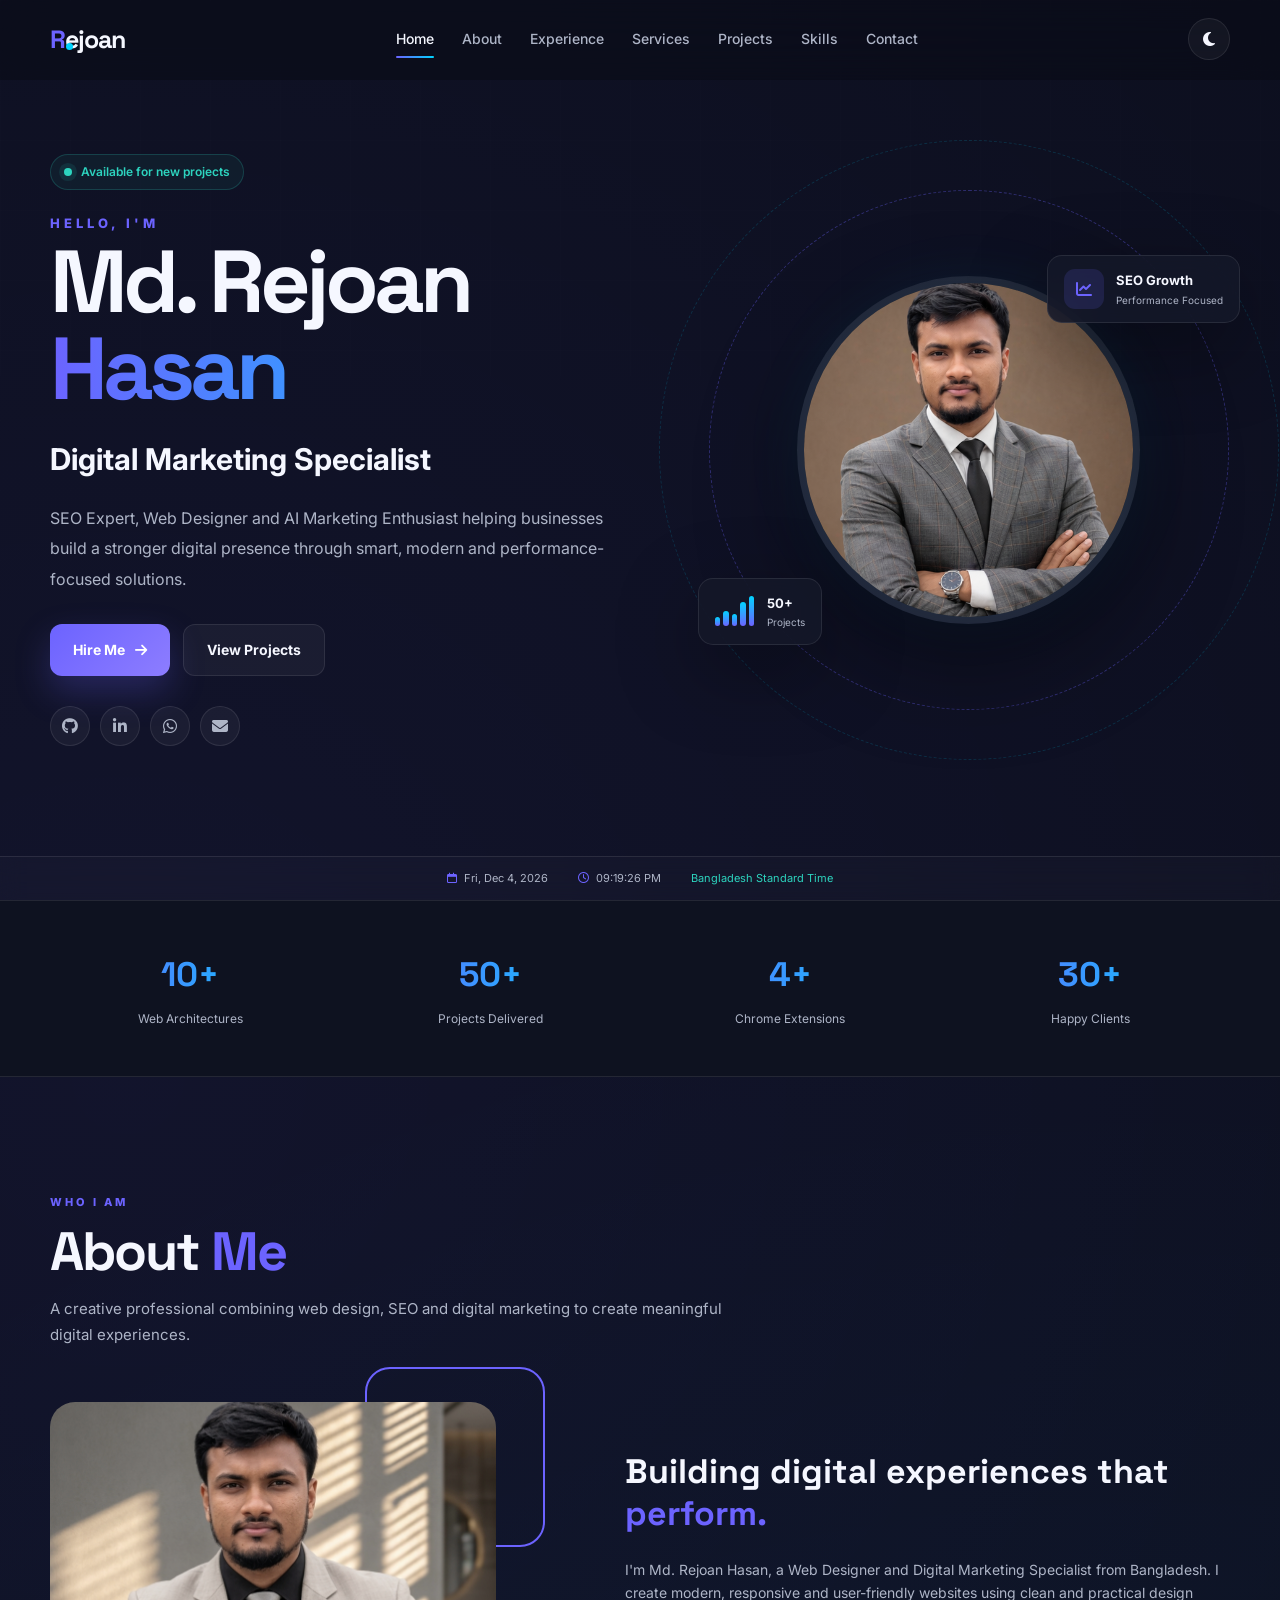
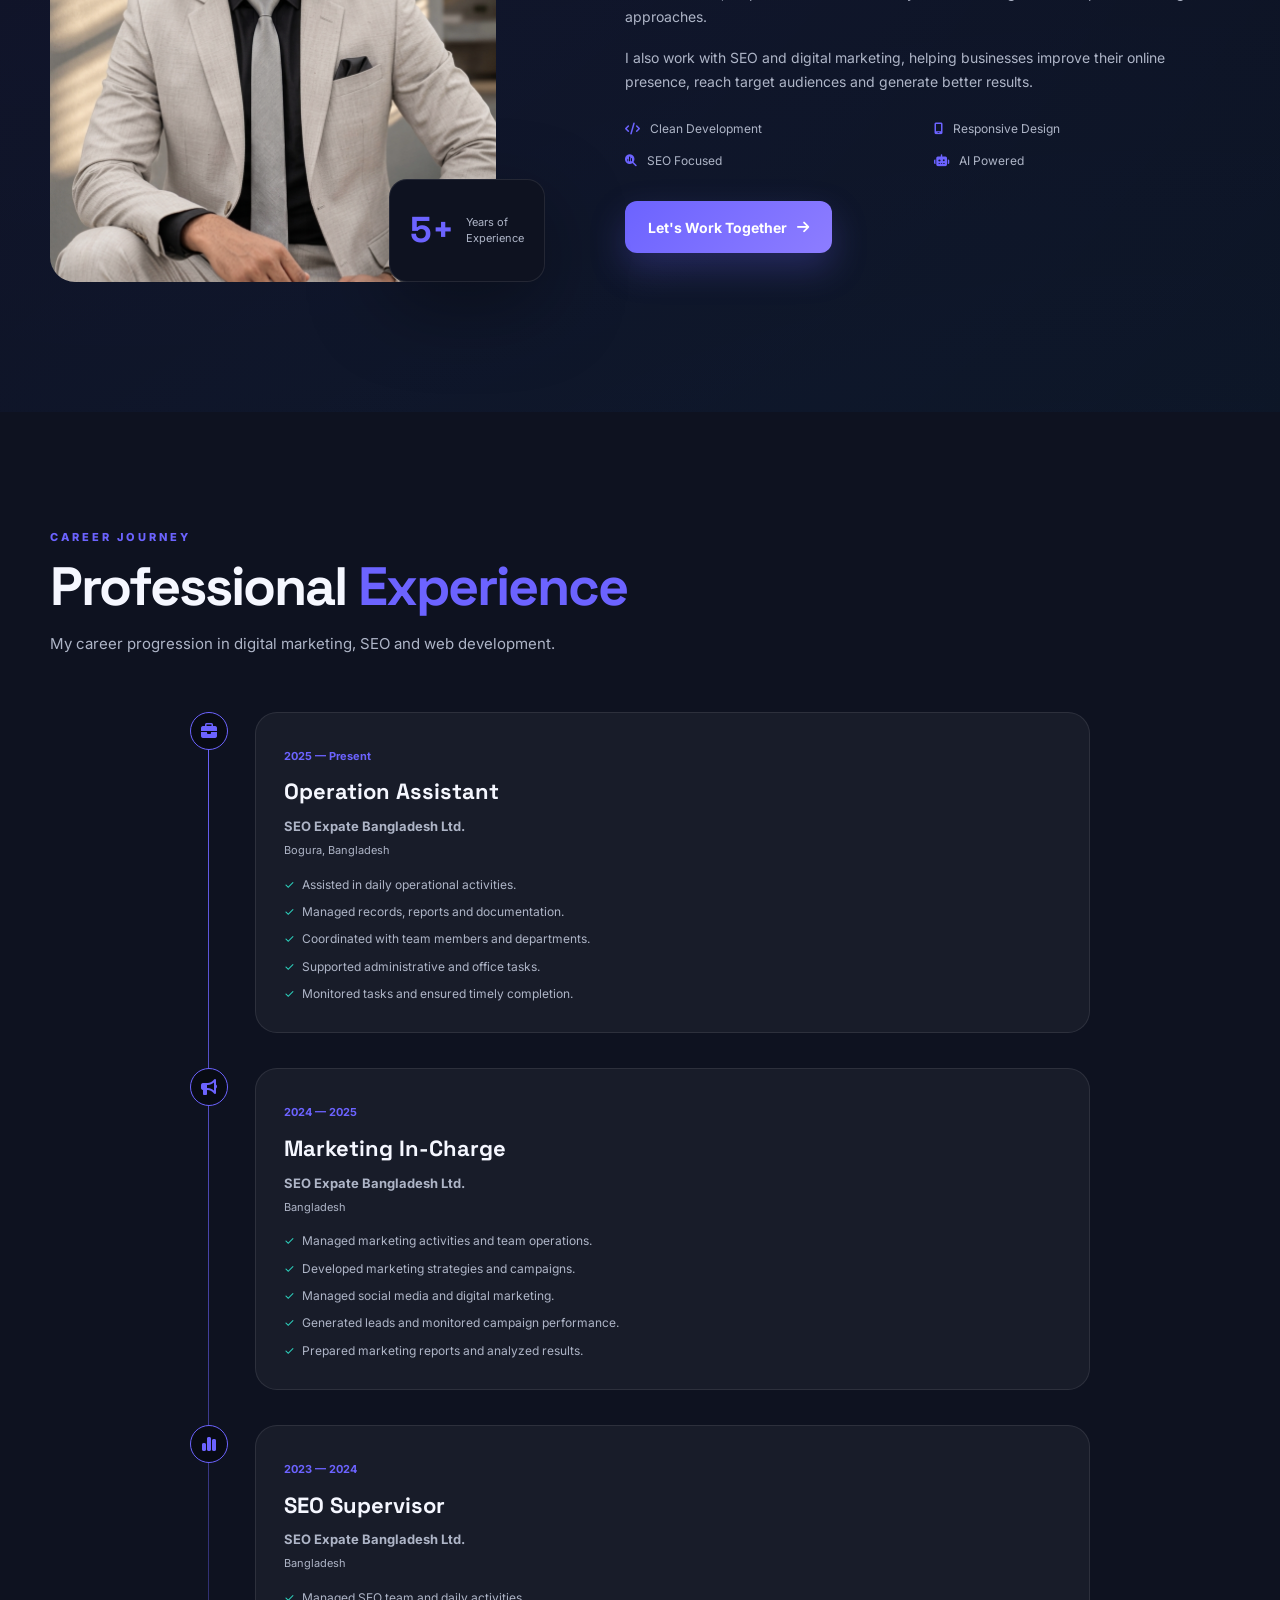
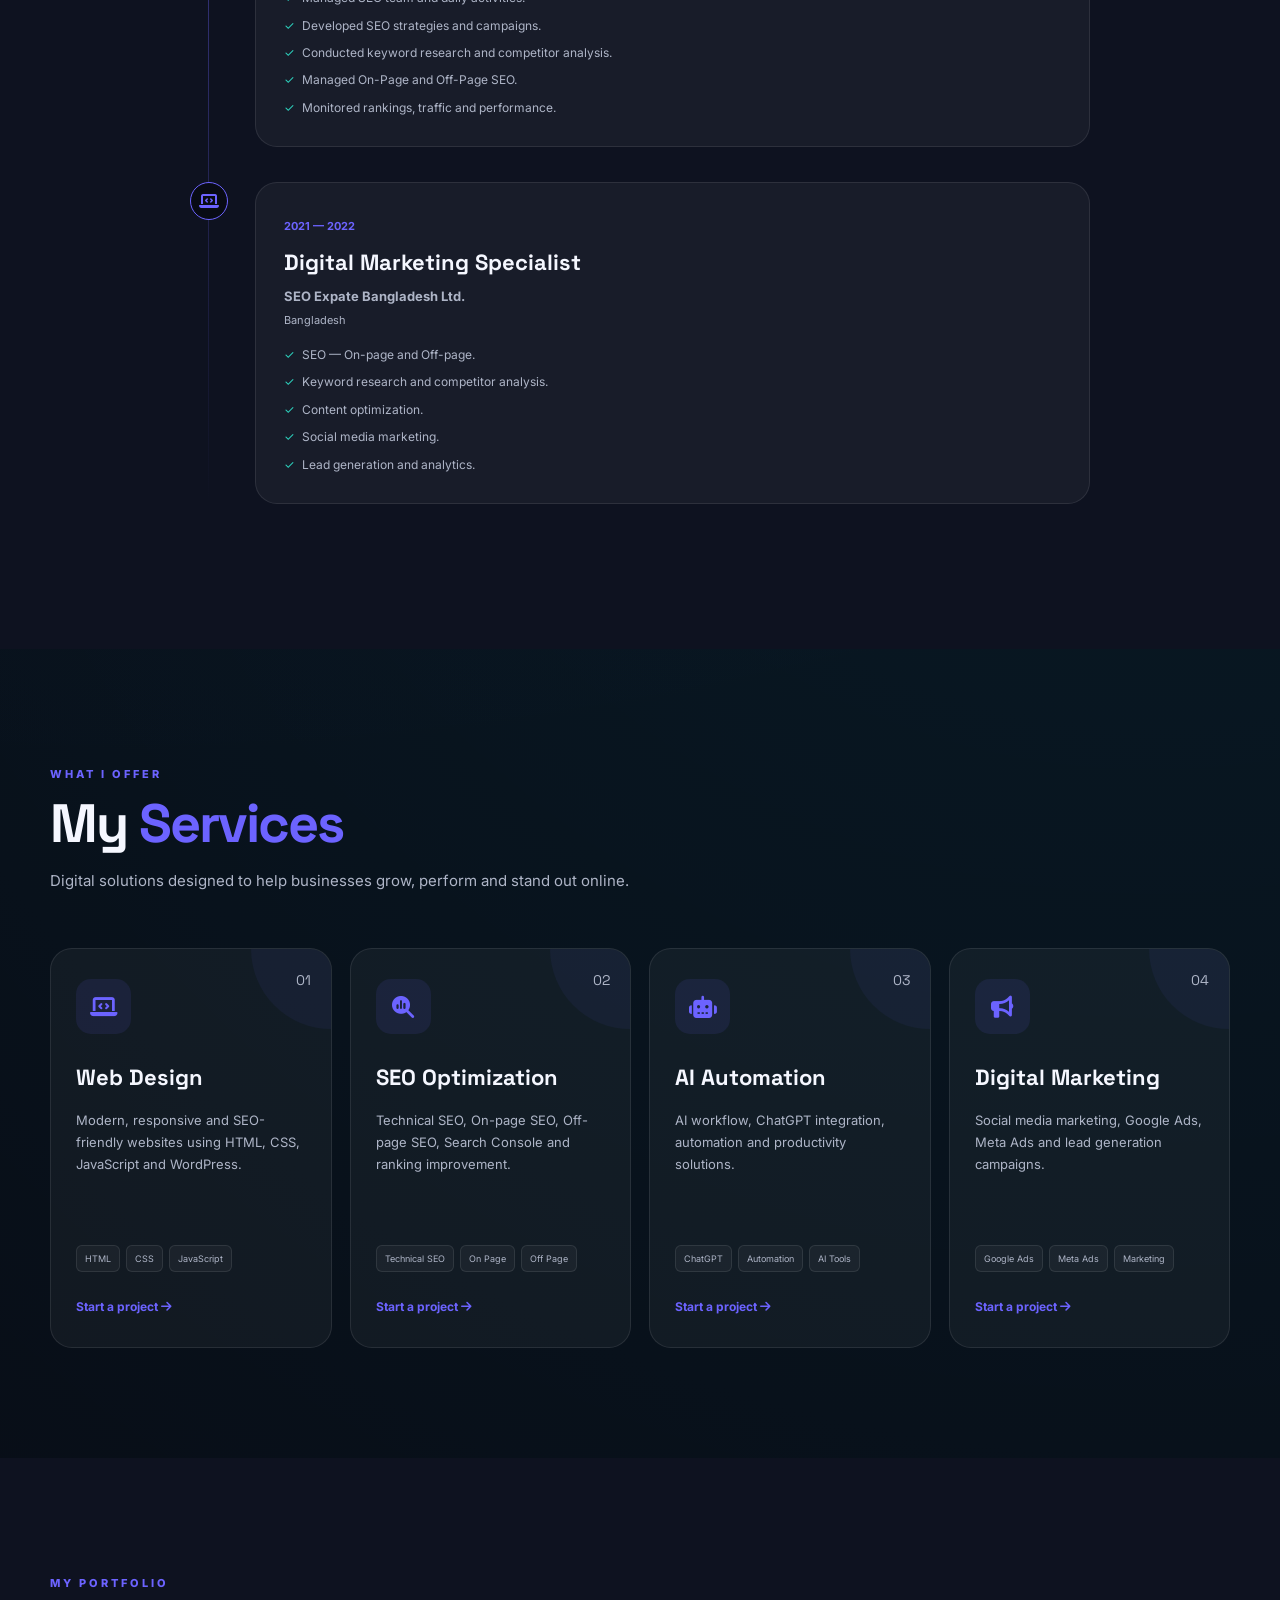
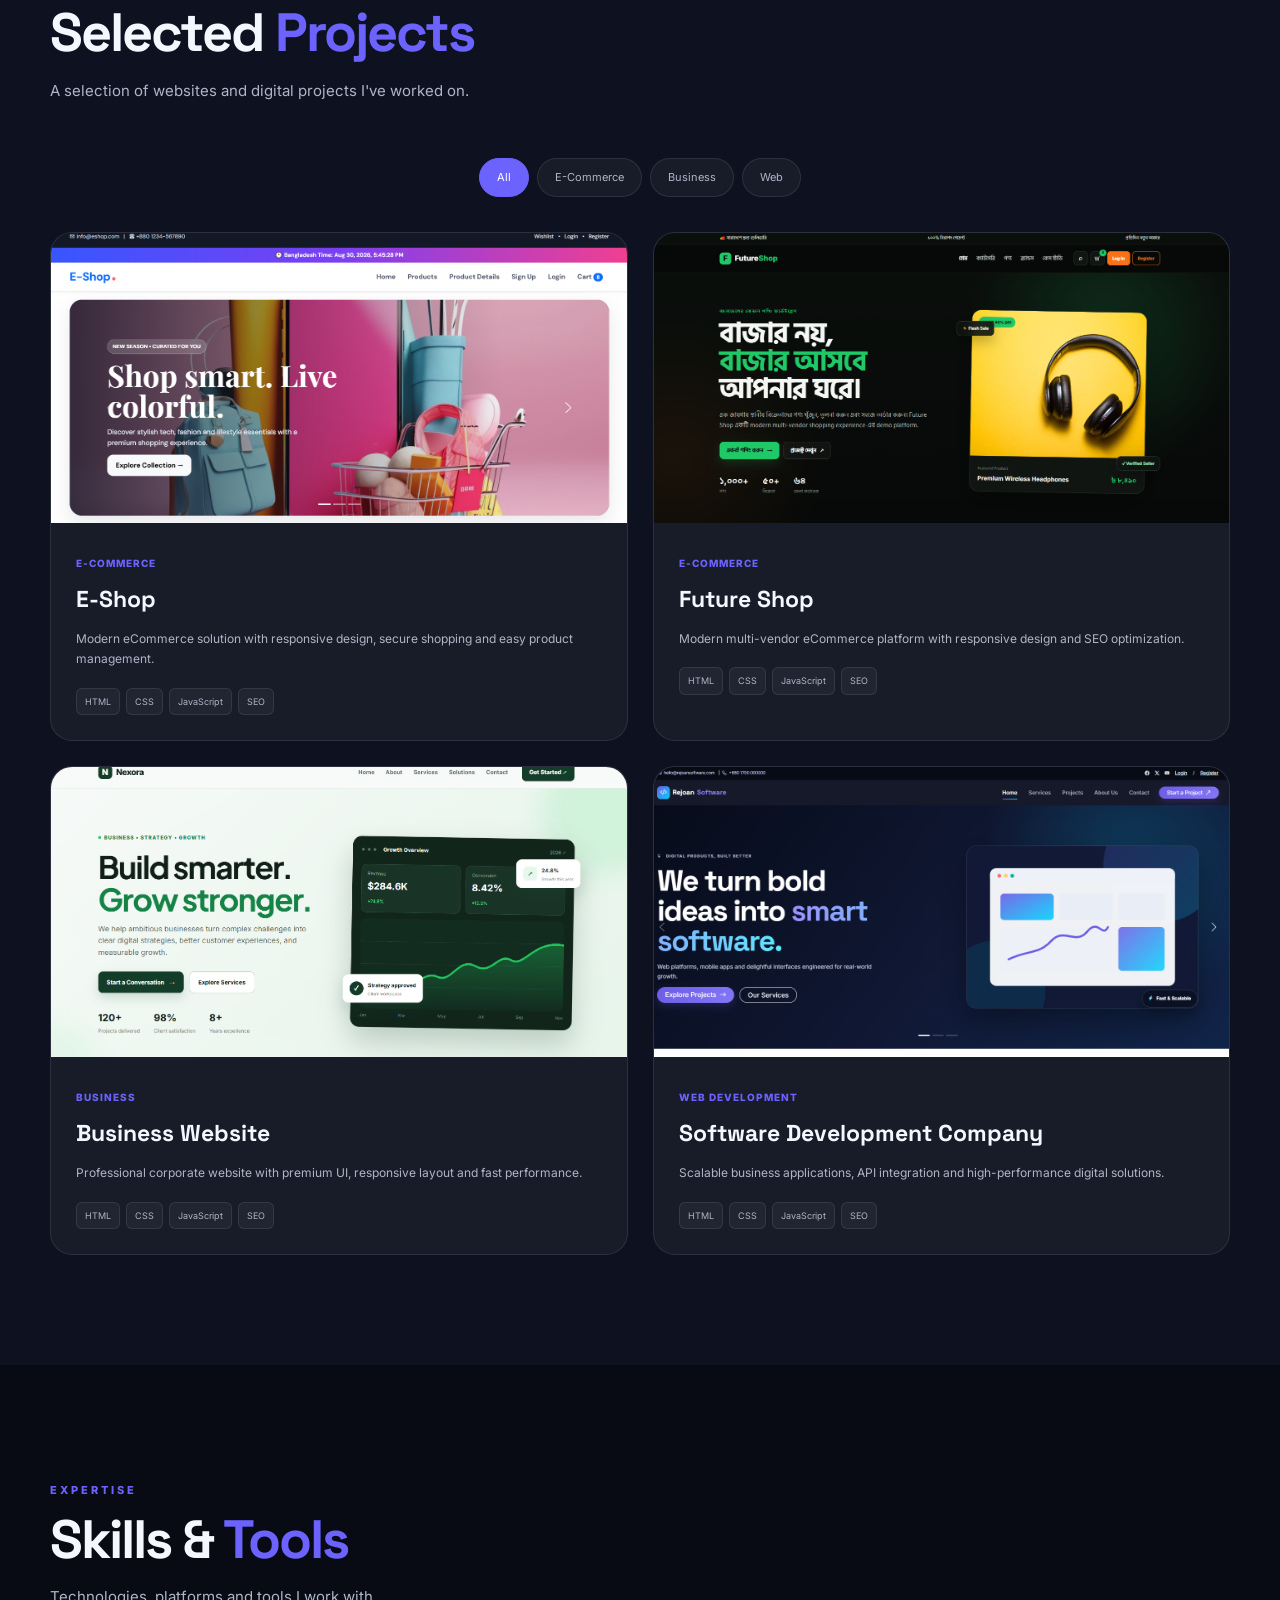
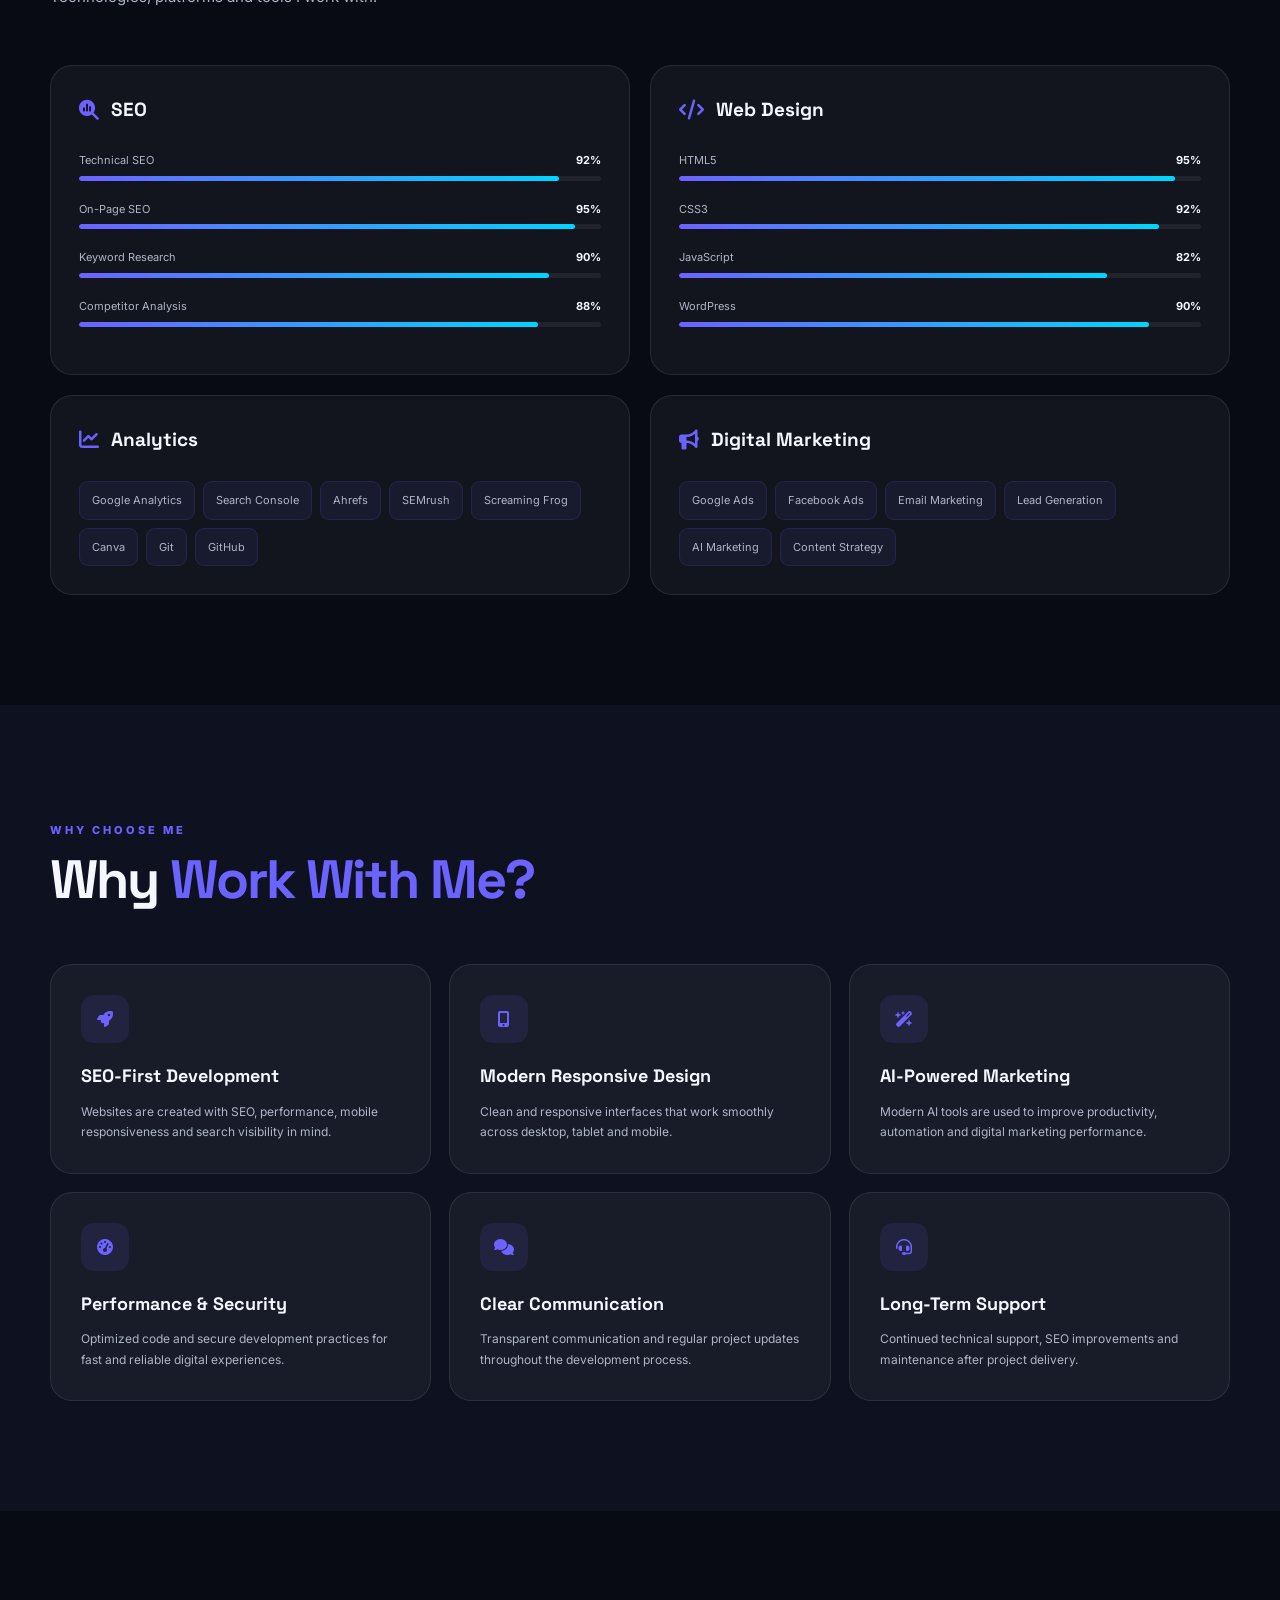
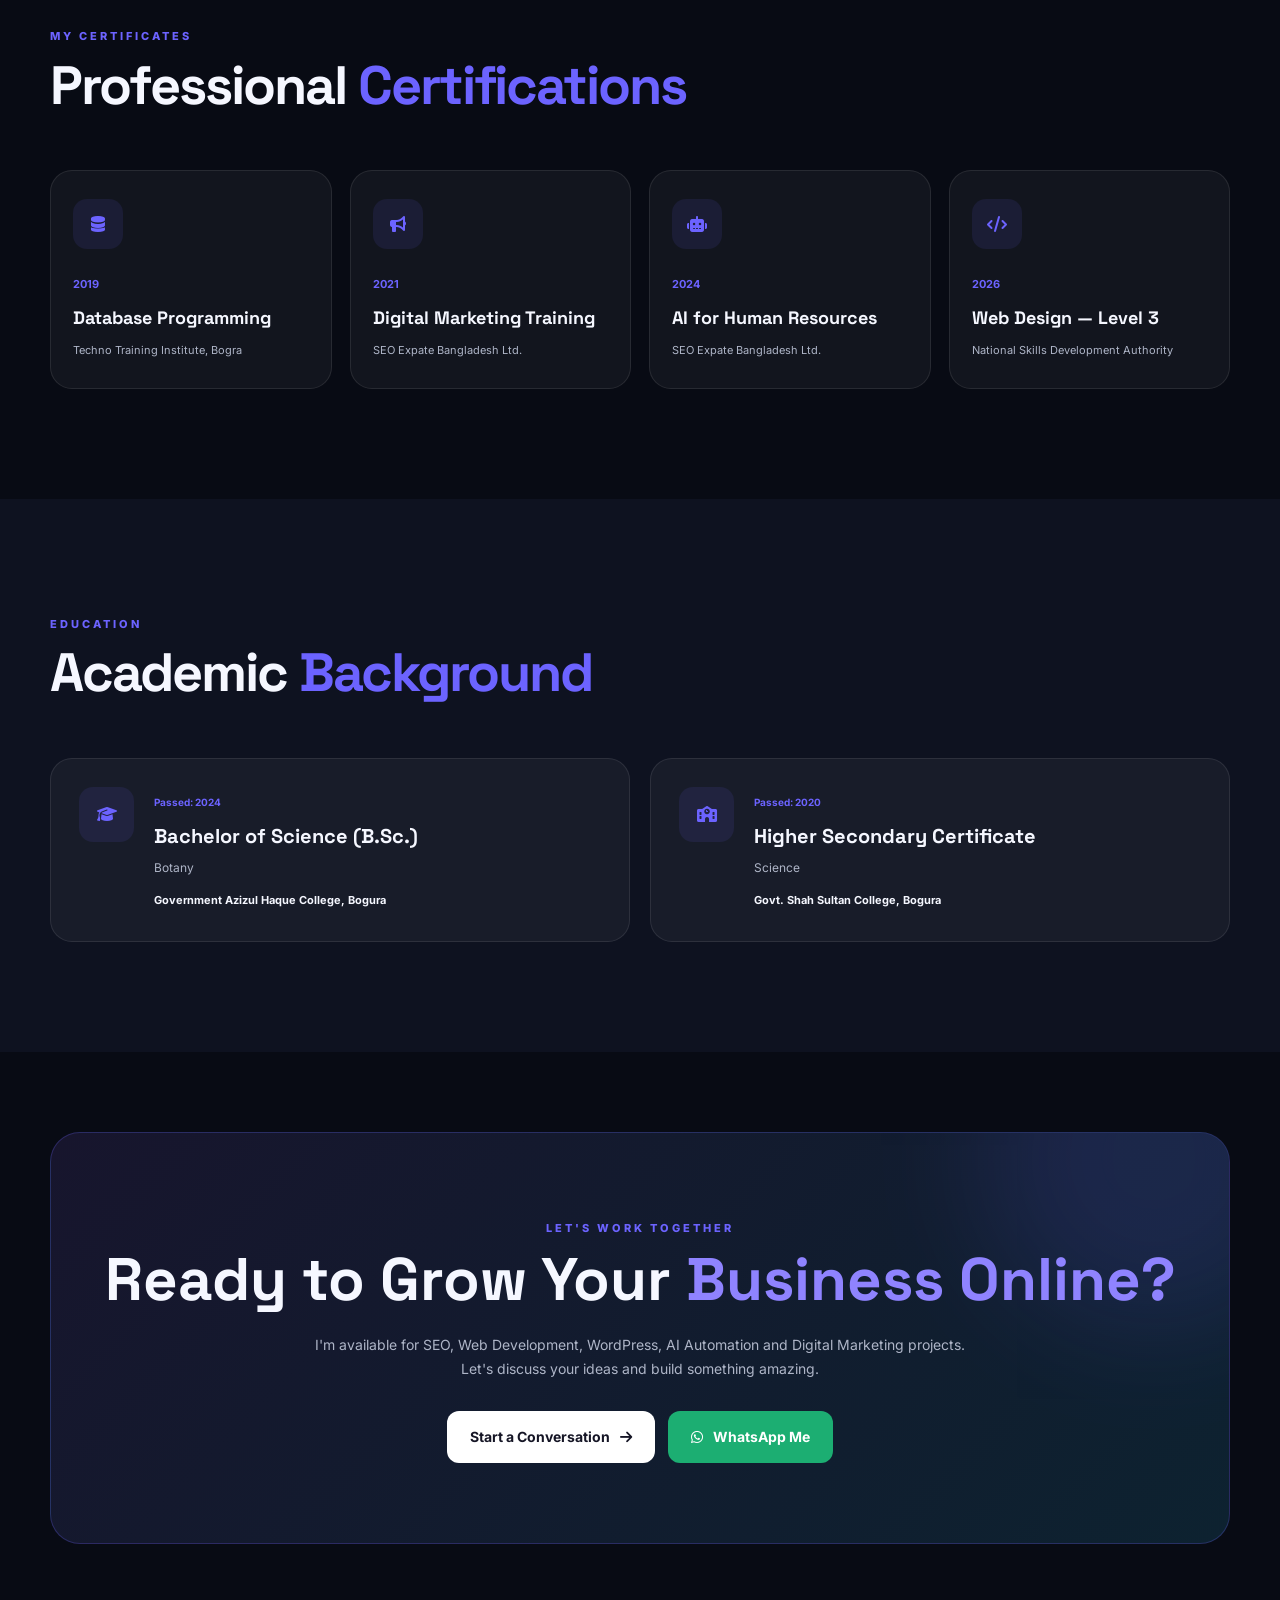
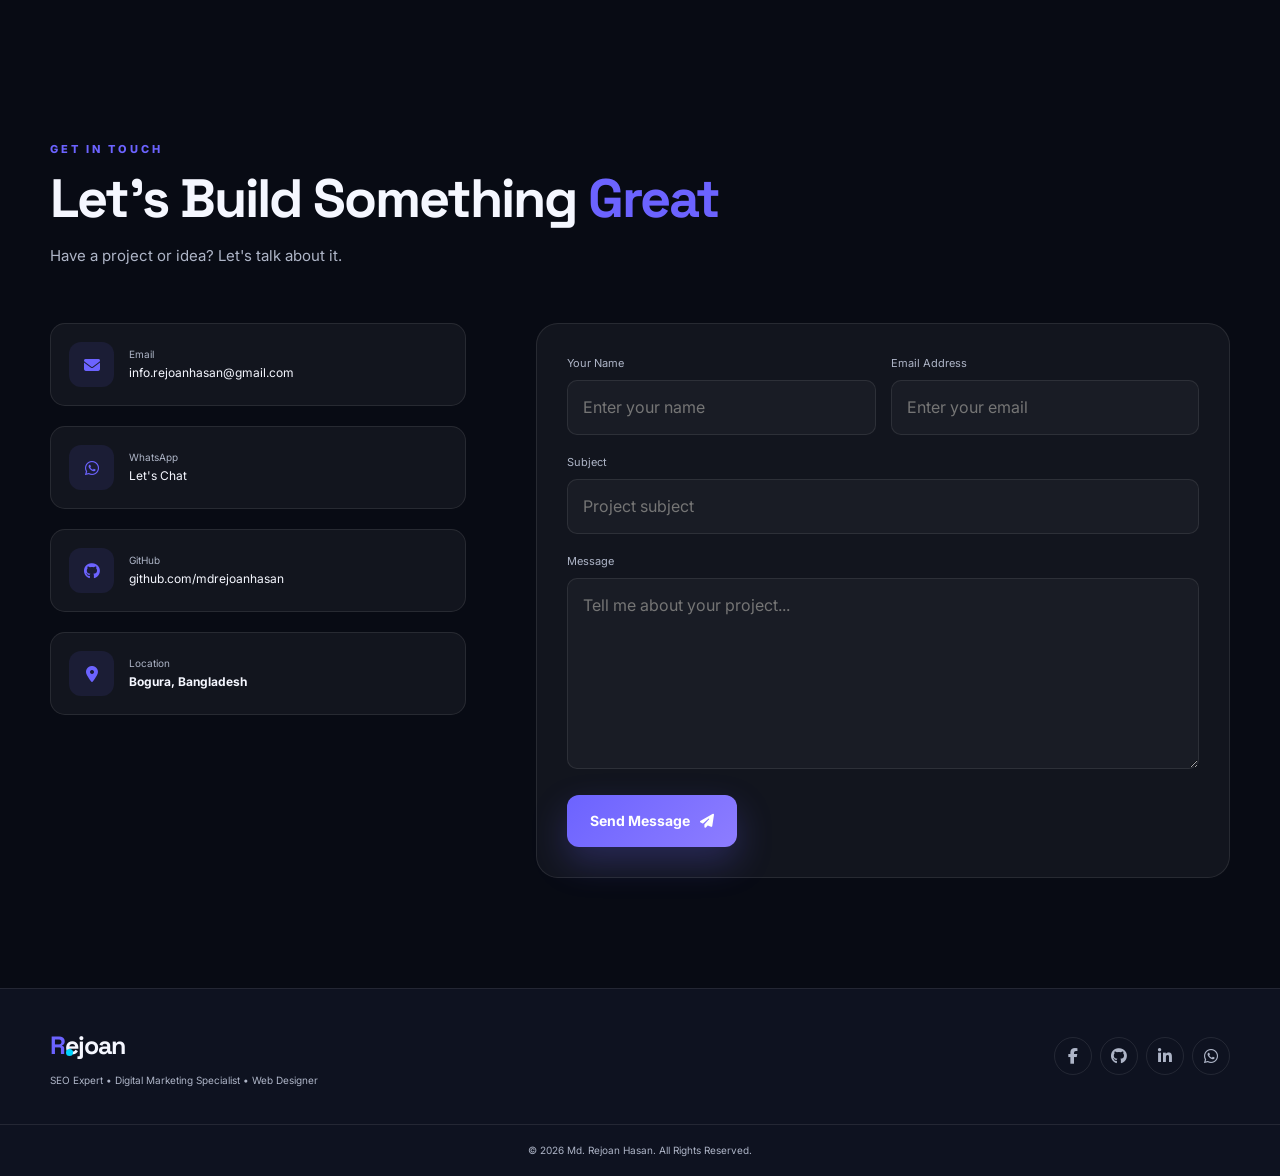
<file: index.html>
<!DOCTYPE html>
<html lang="en">
<head>
    <meta charset="UTF-8">

    <meta name="viewport" content="width=device-width, initial-scale=1.0">

    <meta name="description"
        content="Md. Rejoan Hasan - Digital Marketing Specialist, SEO Expert, Web Designer and AI Marketing Enthusiast.">

    <meta name="keywords"
        content="Md Rejoan Hasan, Digital Marketing Specialist, SEO Expert, Web Designer, AI Marketing, WordPress">

    <meta name="author" content="Md. Rejoan Hasan">

    <title>Md. Rejoan Hasan | Digital Marketing Specialist</title>

    <link rel="preconnect" href="https://fonts.googleapis.com">
    <link rel="preconnect" href="https://fonts.gstatic.com" crossorigin>

    <link href="https://fonts.googleapis.com/css2?family=Inter:wght@400;500;600;700;800&family=Space+Grotesk:wght@500;600;700&display=swap"
        rel="stylesheet">

    <link rel="stylesheet"
        href="https://cdnjs.cloudflare.com/ajax/libs/font-awesome/6.5.2/css/all.min.css">

    <link rel="stylesheet" href="style.css">
</head>

<body>

<!-- ================= PRELOADER ================= -->

<div class="preloader" id="preloader">
    <div class="loader"></div>
</div>


<!-- ================= HEADER ================= -->

<header class="header" id="header">

    <div class="container nav-container">

        <a href="#home" class="logo">
            <span>R</span>ejoan
        </a>

        <nav class="navbar" id="navbar">

            <a href="#home" class="nav-link active">Home</a>
            <a href="#about" class="nav-link">About</a>
            <a href="#experience" class="nav-link">Experience</a>
            <a href="#services" class="nav-link">Services</a>
            <a href="#projects" class="nav-link">Projects</a>
            <a href="#skills" class="nav-link">Skills</a>
            <a href="#contact" class="nav-link">Contact</a>

        </nav>

        <div class="nav-actions">

            <button class="theme-toggle" id="themeToggle" aria-label="Toggle theme">
                <i class="fa-solid fa-moon"></i>
            </button>

            <button class="menu-toggle" id="menuToggle" aria-label="Open menu">
                <i class="fa-solid fa-bars"></i>
            </button>

        </div>

    </div>

</header>


<!-- ================= HERO ================= -->

<main>

<section class="hero section" id="home">

    <div class="hero-grid-bg"></div>

    <div class="container hero-container">

        <div class="hero-content">

            <div class="availability">
                <span class="status-dot"></span>
                Available for new projects
            </div>

            <p class="hero-small-title">
                HELLO, I'M
            </p>

            <h1>
                Md. Rejoan
                <span>Hasan</span>
            </h1>

            <h2>
                Digital Marketing Specialist
            </h2>

            <p class="hero-description">
                SEO Expert, Web Designer and AI Marketing Enthusiast
                helping businesses build a stronger digital presence
                through smart, modern and performance-focused solutions.
            </p>

            <div class="hero-buttons">

                <a href="#contact" class="btn btn-primary">
                    Hire Me
                    <i class="fa-solid fa-arrow-right"></i>
                </a>

                <a href="#projects" class="btn btn-outline">
                    View Projects
                </a>

            </div>

            <div class="hero-social">

                <a href="https://github.com/mdrejoanhasan"
                    target="_blank"
                    aria-label="GitHub">
                    <i class="fa-brands fa-github"></i>
                </a>

                <a href="https://www.linkedin.com/in/md-rejoan-hasan/"
                    target="_blank"
                    aria-label="LinkedIn">
                    <i class="fa-brands fa-linkedin-in"></i>
                </a>

                <a href="https://wa.me/8801729922072"
                    target="_blank"
                    aria-label="WhatsApp">
                    <i class="fa-brands fa-whatsapp"></i>
                </a>

                <a href="info.rejoanhasan@gmail.com"
                    aria-label="Email">
                    <i class="fa-solid fa-envelope"></i>
                </a>

            </div>

        </div>


        <div class="hero-visual">

            <div class="hero-orbit orbit-one"></div>
            <div class="hero-orbit orbit-two"></div>

            <div class="hero-image-wrapper">

                <div class="hero-image-glow"></div>

                <img
                    src="assets/3.png"
                    alt="Md. Rejoan Hasan"
                    class="hero-image">

            </div>


            <div class="floating-card card-top">

                <div class="floating-icon">
                    <i class="fa-solid fa-chart-line"></i>
                </div>

                <div>
                    <strong>SEO Growth</strong>
                    <small>Performance Focused</small>
                </div>

            </div>


            <div class="floating-card card-bottom">

                <div class="mini-chart">
                    <span></span>
                    <span></span>
                    <span></span>
                    <span></span>
                    <span></span>
                </div>

                <div>
                    <strong>50+</strong>
                    <small>Projects</small>
                </div>

            </div>

        </div>

    </div>


    <div class="live-bar">

        <div class="container live-bar-inner">

            <span>
                <i class="fa-regular fa-calendar"></i>
                <span id="liveDate">Loading date...</span>
            </span>

            <span>
                <i class="fa-regular fa-clock"></i>
                <span id="liveTime">Loading time...</span>
            </span>

            <span class="timezone">
                Bangladesh Standard Time
            </span>

        </div>

    </div>

</section>


<!-- ================= STATS ================= -->

<section class="stats-section">

    <div class="container stats-grid">

        <div class="stat-item">
            <strong data-count="10">0</strong>
            <span>Web Architectures</span>
        </div>

        <div class="stat-item">
            <strong data-count="50">0</strong>
            <span>Projects Delivered</span>
        </div>

        <div class="stat-item">
            <strong data-count="4">0</strong>
            <span>Chrome Extensions</span>
        </div>

        <div class="stat-item">
            <strong data-count="30">0</strong>
            <span>Happy Clients</span>
        </div>

    </div>

</section>


<!-- ================= ABOUT ================= -->

<section class="section about" id="about">

    <div class="container">

        <div class="section-heading">

            <span class="section-tag">
                WHO I AM
            </span>

            <h2>
                About <span>Me</span>
            </h2>

            <p>
                A creative professional combining web design,
                SEO and digital marketing to create meaningful
                digital experiences.
            </p>

        </div>


        <div class="about-grid">

            <div class="about-image-box">

                <div class="about-image-decoration"></div>

                <img
                    src="assets/2.png"
                    alt="Professional workspace">

                <div class="experience-badge">

                    <strong>5+</strong>

                    <span>
                        Years of<br>
                        Experience
                    </span>

                </div>

            </div>


            <div class="about-content">

                <h3>
                    Building digital experiences that
                    <span>perform.</span>
                </h3>

                <p>
                    I'm Md. Rejoan Hasan, a Web Designer and
                    Digital Marketing Specialist from Bangladesh.
                    I create modern, responsive and user-friendly
                    websites using clean and practical design approaches.
                </p>

                <p>
                    I also work with SEO and digital marketing,
                    helping businesses improve their online presence,
                    reach target audiences and generate better results.
                </p>

                <div class="about-features">

                    <div>
                        <i class="fa-solid fa-code"></i>
                        <span>Clean Development</span>
                    </div>

                    <div>
                        <i class="fa-solid fa-mobile-screen"></i>
                        <span>Responsive Design</span>
                    </div>

                    <div>
                        <i class="fa-solid fa-magnifying-glass-chart"></i>
                        <span>SEO Focused</span>
                    </div>

                    <div>
                        <i class="fa-solid fa-robot"></i>
                        <span>AI Powered</span>
                    </div>

                </div>

                <a href="#contact" class="btn btn-primary">
                    Let's Work Together
                    <i class="fa-solid fa-arrow-right"></i>
                </a>

            </div>

        </div>

    </div>

</section>


<!-- ================= EXPERIENCE ================= -->

<section class="section experience-section" id="experience">

    <div class="container">

        <div class="section-heading">

            <span class="section-tag">
                CAREER JOURNEY
            </span>

            <h2>
                Professional <span>Experience</span>
            </h2>

            <p>
                My career progression in digital marketing,
                SEO and web development.
            </p>

        </div>


        <div class="timeline">


            <div class="timeline-item">

                <div class="timeline-dot">
                    <i class="fa-solid fa-briefcase"></i>
                </div>

                <div class="timeline-card">

                    <span class="timeline-date">
                        2025 — Present
                    </span>

                    <h3>Operation Assistant</h3>

                    <h4>
                        SEO Expate Bangladesh Ltd.
                    </h4>

                    <p>
                        Bogura, Bangladesh
                    </p>

                    <ul>
                        <li>Assisted in daily operational activities.</li>
                        <li>Managed records, reports and documentation.</li>
                        <li>Coordinated with team members and departments.</li>
                        <li>Supported administrative and office tasks.</li>
                        <li>Monitored tasks and ensured timely completion.</li>
                    </ul>

                </div>

            </div>


            <div class="timeline-item">

                <div class="timeline-dot">
                    <i class="fa-solid fa-bullhorn"></i>
                </div>

                <div class="timeline-card">

                    <span class="timeline-date">
                        2024 — 2025
                    </span>

                    <h3>Marketing In-Charge</h3>

                    <h4>
                        SEO Expate Bangladesh Ltd.
                    </h4>

                    <p>Bangladesh</p>

                    <ul>
                        <li>Managed marketing activities and team operations.</li>
                        <li>Developed marketing strategies and campaigns.</li>
                        <li>Managed social media and digital marketing.</li>
                        <li>Generated leads and monitored campaign performance.</li>
                        <li>Prepared marketing reports and analyzed results.</li>
                    </ul>

                </div>

            </div>


            <div class="timeline-item">

                <div class="timeline-dot">
                    <i class="fa-solid fa-chart-simple"></i>
                </div>

                <div class="timeline-card">

                    <span class="timeline-date">
                        2023 — 2024
                    </span>

                    <h3>SEO Supervisor</h3>

                    <h4>
                        SEO Expate Bangladesh Ltd.
                    </h4>

                    <p>Bangladesh</p>

                    <ul>
                        <li>Managed SEO team and daily activities.</li>
                        <li>Developed SEO strategies and campaigns.</li>
                        <li>Conducted keyword research and competitor analysis.</li>
                        <li>Managed On-Page and Off-Page SEO.</li>
                        <li>Monitored rankings, traffic and performance.</li>
                    </ul>

                </div>

            </div>


            <div class="timeline-item">

                <div class="timeline-dot">
                    <i class="fa-solid fa-laptop-code"></i>
                </div>

                <div class="timeline-card">

                    <span class="timeline-date">
                        2021 — 2022
                    </span>

                    <h3>Digital Marketing Specialist</h3>

                    <h4>
                        SEO Expate Bangladesh Ltd.
                    </h4>

                    <p>Bangladesh</p>

                    <ul>
                        <li>SEO — On-page and Off-page.</li>
                        <li>Keyword research and competitor analysis.</li>
                        <li>Content optimization.</li>
                        <li>Social media marketing.</li>
                        <li>Lead generation and analytics.</li>
                    </ul>

                </div>

            </div>

        </div>

    </div>

</section>


<!-- ================= SERVICES ================= -->

<section class="section services" id="services">

    <div class="container">

        <div class="section-heading">

            <span class="section-tag">
                WHAT I OFFER
            </span>

            <h2>
                My <span>Services</span>
            </h2>

            <p>
                Digital solutions designed to help businesses
                grow, perform and stand out online.
            </p>

        </div>


        <div class="services-grid">

            <article class="service-card">

                <div class="service-number">01</div>

                <div class="service-icon">
                    <i class="fa-solid fa-laptop-code"></i>
                </div>

                <h3>Web Design</h3>

                <p>
                    Modern, responsive and SEO-friendly websites
                    using HTML, CSS, JavaScript and WordPress.
                </p>

                <div class="service-tags">
                    <span>HTML</span>
                    <span>CSS</span>
                    <span>JavaScript</span>
                </div>

                <a href="#contact">
                    Start a project
                    <i class="fa-solid fa-arrow-right"></i>
                </a>

            </article>


            <article class="service-card featured-service">

                <div class="service-number">02</div>

                <div class="service-icon">
                    <i class="fa-solid fa-magnifying-glass-chart"></i>
                </div>

                <h3>SEO Optimization</h3>

                <p>
                    Technical SEO, On-page SEO, Off-page SEO,
                    Search Console and ranking improvement.
                </p>

                <div class="service-tags">
                    <span>Technical SEO</span>
                    <span>On Page</span>
                    <span>Off Page</span>
                </div>

                <a href="#contact">
                    Start a project
                    <i class="fa-solid fa-arrow-right"></i>
                </a>

            </article>


            <article class="service-card">

                <div class="service-number">03</div>

                <div class="service-icon">
                    <i class="fa-solid fa-robot"></i>
                </div>

                <h3>AI Automation</h3>

                <p>
                    AI workflow, ChatGPT integration, automation
                    and productivity solutions.
                </p>

                <div class="service-tags">
                    <span>ChatGPT</span>
                    <span>Automation</span>
                    <span>AI Tools</span>
                </div>

                <a href="#contact">
                    Start a project
                    <i class="fa-solid fa-arrow-right"></i>
                </a>

            </article>


            <article class="service-card">

                <div class="service-number">04</div>

                <div class="service-icon">
                    <i class="fa-solid fa-bullhorn"></i>
                </div>

                <h3>Digital Marketing</h3>

                <p>
                    Social media marketing, Google Ads, Meta Ads
                    and lead generation campaigns.
                </p>

                <div class="service-tags">
                    <span>Google Ads</span>
                    <span>Meta Ads</span>
                    <span>Marketing</span>
                </div>

                <a href="#contact">
                    Start a project
                    <i class="fa-solid fa-arrow-right"></i>
                </a>

            </article>

        </div>

    </div>

</section>


<!-- ================= PROJECTS ================= -->

<section class="section projects" id="projects">

    <div class="container">

        <div class="section-heading">

            <span class="section-tag">
                MY PORTFOLIO
            </span>

            <h2>
                Selected <span>Projects</span>
            </h2>

            <p>
                A selection of websites and digital projects
                I've worked on.
            </p>

        </div>


        <div class="project-filters">

            <button class="filter-btn active" data-filter="all">
                All
            </button>

            <button class="filter-btn" data-filter="ecommerce">
                E-Commerce
            </button>

            <button class="filter-btn" data-filter="business">
                Business
            </button>

            <button class="filter-btn" data-filter="web">
                Web
            </button>

        </div>


        <div class="projects-grid">


            <article class="project-card" data-category="ecommerce">

                <div class="project-image">

                    <img
                        src="assets/E-Shop.png"
                        alt="E-Shop project">

                    <div class="project-overlay">

                        <a href="https://mdrejoanhasan.github.io/E-Shop-Demo" aria-label="View project">
                            <i class="fa-solid fa-arrow-up-right-from-square"></i>
                        </a>

                    </div>

                </div>

                <div class="project-content">

                    <span class="project-type">
                        E-Commerce
                    </span>

                    <h3>E-Shop</h3>

                    <p>
                        Modern eCommerce solution with responsive
                        design, secure shopping and easy product management.
                    </p>

                    <div class="project-tech">
                        <span>HTML</span>
                        <span>CSS</span>
                        <span>JavaScript</span>
                        <span>SEO</span>
                    </div>

                </div>

            </article>


            <article class="project-card" data-category="ecommerce">

                <div class="project-image">

                    <img
                        src="assets/project1.jpg.png"
                        alt="Future Shop project">

                    <div class="project-overlay">

                        <a href="https://mdrejoanhasan.github.io/future-shop/" aria-label="View project">
                            <i class="fa-solid fa-arrow-up-right-from-square"></i>
                        </a>

                    </div>

                </div>

                <div class="project-content">

                    <span class="project-type">
                        E-Commerce
                    </span>

                    <h3>Future Shop</h3>

                    <p>
                        Modern multi-vendor eCommerce platform
                        with responsive design and SEO optimization.
                    </p>

                    <div class="project-tech">
                        <span>HTML</span>
                        <span>CSS</span>
                        <span>JavaScript</span>
                        <span>SEO</span>
                    </div>

                </div>

            </article>


            <article class="project-card" data-category="business">

                <div class="project-image">

                    <img
                        src="assets/Business Website 1.png"
                        alt="Business website">

                    <div class="project-overlay">

                        <a href="https://mdrejoanhasan.github.io/business-website-demo" aria-label="View project">
                            <i class="fa-solid fa-arrow-up-right-from-square"></i>
                        </a>

                    </div>

                </div>

                <div class="project-content">

                    <span class="project-type">
                        Business
                    </span>

                    <h3>Business Website</h3>

                    <p>
                        Professional corporate website with premium
                        UI, responsive layout and fast performance.
                    </p>

                    <div class="project-tech">
                        <span>HTML</span>
                        <span>CSS</span>
                        <span>JavaScript</span>
                        <span>SEO</span>
                    </div>

                </div>

            </article>


            <article class="project-card" data-category="web">

                <div class="project-image">

                    <img
                        src="assets/Software Development Company.png"
                        alt="Software development project">

                    <div class="project-overlay">

                        <a href="https://mdrejoanhasan.github.io/-software-development-company/" aria-label="View project">
                            <i class="fa-solid fa-arrow-up-right-from-square"></i>
                        </a>

                    </div>

                </div>

                <div class="project-content">

                    <span class="project-type">
                        Web Development
                    </span>

                    <h3>Software Development Company</h3>

                    <p>
                        Scalable business applications, API integration
                        and high-performance digital solutions.
                    </p>

                    <div class="project-tech">
                        <span>HTML</span>
                        <span>CSS</span>
                        <span>JavaScript</span>
                        <span>SEO</span>
                    </div>

                </div>

            </article>

        </div>

    </div>

</section>


<!-- ================= SKILLS ================= -->

<section class="section skills" id="skills">

    <div class="container">

        <div class="section-heading">

            <span class="section-tag">
                EXPERTISE
            </span>

            <h2>
                Skills & <span>Tools</span>
            </h2>

            <p>
                Technologies, platforms and tools I work with.
            </p>

        </div>


        <div class="skills-layout">


            <div class="skill-column">

                <div class="skill-heading">
                    <i class="fa-solid fa-magnifying-glass-chart"></i>
                    <h3>SEO</h3>
                </div>

                <div class="skill-list">

                    <div class="skill">
                        <div class="skill-info">
                            <span>Technical SEO</span>
                            <b>92%</b>
                        </div>
                        <div class="progress">
                            <span style="width:92%"></span>
                        </div>
                    </div>

                    <div class="skill">
                        <div class="skill-info">
                            <span>On-Page SEO</span>
                            <b>95%</b>
                        </div>
                        <div class="progress">
                            <span style="width:95%"></span>
                        </div>
                    </div>

                    <div class="skill">
                        <div class="skill-info">
                            <span>Keyword Research</span>
                            <b>90%</b>
                        </div>
                        <div class="progress">
                            <span style="width:90%"></span>
                        </div>
                    </div>

                    <div class="skill">
                        <div class="skill-info">
                            <span>Competitor Analysis</span>
                            <b>88%</b>
                        </div>
                        <div class="progress">
                            <span style="width:88%"></span>
                        </div>
                    </div>

                </div>

            </div>


            <div class="skill-column">

                <div class="skill-heading">
                    <i class="fa-solid fa-code"></i>
                    <h3>Web Design</h3>
                </div>

                <div class="skill-list">

                    <div class="skill">
                        <div class="skill-info">
                            <span>HTML5</span>
                            <b>95%</b>
                        </div>
                        <div class="progress">
                            <span style="width:95%"></span>
                        </div>
                    </div>

                    <div class="skill">
                        <div class="skill-info">
                            <span>CSS3</span>
                            <b>92%</b>
                        </div>
                        <div class="progress">
                            <span style="width:92%"></span>
                        </div>
                    </div>

                    <div class="skill">
                        <div class="skill-info">
                            <span>JavaScript</span>
                            <b>82%</b>
                        </div>
                        <div class="progress">
                            <span style="width:82%"></span>
                        </div>
                    </div>

                    <div class="skill">
                        <div class="skill-info">
                            <span>WordPress</span>
                            <b>90%</b>
                        </div>
                        <div class="progress">
                            <span style="width:90%"></span>
                        </div>
                    </div>

                </div>

            </div>


            <div class="skill-column">

                <div class="skill-heading">
                    <i class="fa-solid fa-chart-line"></i>
                    <h3>Analytics</h3>
                </div>

                <div class="tool-cloud">

                    <span>Google Analytics</span>
                    <span>Search Console</span>
                    <span>Ahrefs</span>
                    <span>SEMrush</span>
                    <span>Screaming Frog</span>
                    <span>Canva</span>
                    <span>Git</span>
                    <span>GitHub</span>

                </div>

            </div>


            <div class="skill-column">

                <div class="skill-heading">
                    <i class="fa-solid fa-bullhorn"></i>
                    <h3>Digital Marketing</h3>
                </div>

                <div class="tool-cloud">

                    <span>Google Ads</span>
                    <span>Facebook Ads</span>
                    <span>Email Marketing</span>
                    <span>Lead Generation</span>
                    <span>AI Marketing</span>
                    <span>Content Strategy</span>

                </div>

            </div>

        </div>

    </div>

</section>


<!-- ================= WHY ME ================= -->

<section class="section why-section">

    <div class="container">

        <div class="section-heading">

            <span class="section-tag">
                WHY CHOOSE ME
            </span>

            <h2>
                Why <span>Work With Me?</span>
            </h2>

        </div>


        <div class="why-grid">

            <div class="why-card">
                <div class="why-icon">
                    <i class="fa-solid fa-rocket"></i>
                </div>
                <h3>SEO-First Development</h3>
                <p>
                    Websites are created with SEO, performance,
                    mobile responsiveness and search visibility in mind.
                </p>
            </div>


            <div class="why-card">
                <div class="why-icon">
                    <i class="fa-solid fa-mobile-screen-button"></i>
                </div>
                <h3>Modern Responsive Design</h3>
                <p>
                    Clean and responsive interfaces that work
                    smoothly across desktop, tablet and mobile.
                </p>
            </div>


            <div class="why-card">
                <div class="why-icon">
                    <i class="fa-solid fa-wand-magic-sparkles"></i>
                </div>
                <h3>AI-Powered Marketing</h3>
                <p>
                    Modern AI tools are used to improve productivity,
                    automation and digital marketing performance.
                </p>
            </div>


            <div class="why-card">
                <div class="why-icon">
                    <i class="fa-solid fa-gauge-high"></i>
                </div>
                <h3>Performance & Security</h3>
                <p>
                    Optimized code and secure development practices
                    for fast and reliable digital experiences.
                </p>
            </div>


            <div class="why-card">
                <div class="why-icon">
                    <i class="fa-solid fa-comments"></i>
                </div>
                <h3>Clear Communication</h3>
                <p>
                    Transparent communication and regular project
                    updates throughout the development process.
                </p>
            </div>


            <div class="why-card">
                <div class="why-icon">
                    <i class="fa-solid fa-headset"></i>
                </div>
                <h3>Long-Term Support</h3>
                <p>
                    Continued technical support, SEO improvements
                    and maintenance after project delivery.
                </p>
            </div>

        </div>

    </div>

</section>


<!-- ================= CERTIFICATES ================= -->

<section class="section certificates">

    <div class="container">

        <div class="section-heading">

            <span class="section-tag">
                MY CERTIFICATES
            </span>

            <h2>
                Professional <span>Certifications</span>
            </h2>

        </div>


        <div class="certificate-grid">

            <div class="certificate-card">

                <div class="certificate-icon">
                    <i class="fa-solid fa-database"></i>
                </div>

                <span>2019</span>

                <h3>Database Programming</h3>

                <p>
                    Techno Training Institute, Bogra
                </p>

            </div>


            <div class="certificate-card">

                <div class="certificate-icon">
                    <i class="fa-solid fa-bullhorn"></i>
                </div>

                <span>2021</span>

                <h3>Digital Marketing Training</h3>

                <p>
                    SEO Expate Bangladesh Ltd.
                </p>

            </div>


            <div class="certificate-card">

                <div class="certificate-icon">
                    <i class="fa-solid fa-robot"></i>
                </div>

                <span>2024</span>

                <h3>AI for Human Resources</h3>

                <p>
                    SEO Expate Bangladesh Ltd.
                </p>

            </div>


            <div class="certificate-card">

                <div class="certificate-icon">
                    <i class="fa-solid fa-code"></i>
                </div>

                <span>2026</span>

                <h3>Web Design — Level 3</h3>

                <p>
                    National Skills Development Authority
                </p>

            </div>

        </div>

    </div>

</section>


<!-- ================= EDUCATION ================= -->

<section class="section education">

    <div class="container">

        <div class="section-heading">

            <span class="section-tag">
                EDUCATION
            </span>

            <h2>
                Academic <span>Background</span>
            </h2>

        </div>


        <div class="education-grid">

            <div class="education-card">

                <div class="education-icon">
                    <i class="fa-solid fa-graduation-cap"></i>
                </div>

                <div>
                    <span>Passed: 2024</span>

                    <h3>
                        Bachelor of Science (B.Sc.)
                    </h3>

                    <p>
                        Botany
                    </p>

                    <strong>
                        Government Azizul Haque College, Bogura
                    </strong>
                </div>

            </div>


            <div class="education-card">

                <div class="education-icon">
                    <i class="fa-solid fa-school"></i>
                </div>

                <div>
                    <span>Passed: 2020</span>

                    <h3>
                        Higher Secondary Certificate
                    </h3>

                    <p>
                        Science
                    </p>

                    <strong>
                        Govt. Shah Sultan College, Bogura
                    </strong>
                </div>

            </div>

        </div>

    </div>

</section>


<!-- ================= CTA ================= -->

<section class="cta-section">

    <div class="container">

        <div class="cta-box">

            <div class="cta-glow"></div>

            <span class="section-tag">
                LET'S WORK TOGETHER
            </span>

            <h2>
                Ready to Grow Your
                <span>Business Online?</span>
            </h2>

            <p>
                I'm available for SEO, Web Development,
                WordPress, AI Automation and Digital Marketing projects.
                Let's discuss your ideas and build something amazing.
            </p>

            <div class="cta-buttons">

                <a href="#contact" class="btn btn-light">
                    Start a Conversation
                    <i class="fa-solid fa-arrow-right"></i>
                </a>

                <a href="https://wa.me/8801729922072"
                   target="_blank"
                   class="btn btn-whatsapp">

                    <i class="fa-brands fa-whatsapp"></i>
                    WhatsApp Me

                </a>

            </div>

        </div>

    </div>

</section>


<!-- ================= CONTACT ================= -->

<section class="section contact" id="contact">

    <div class="container">

        <div class="section-heading">

            <span class="section-tag">
                GET IN TOUCH
            </span>

            <h2>
                Let's Build Something <span>Great</span>
            </h2>

            <p>
                Have a project or idea? Let's talk about it.
            </p>

        </div>


        <div class="contact-grid">

            <div class="contact-info">

                <div class="contact-item">

                    <div class="contact-icon">
                        <i class="fa-solid fa-envelope"></i>
                    </div>

                    <div>
                        <span>Email</span>
                        <a href="mailto:info.rejoanhasan@gmail.com">
                             info.rejoanhasan@gmail.com
                        </a>
                    </div>

                </div>


                <div class="contact-item">

                    <div class="contact-icon">
                        <i class="fa-brands fa-whatsapp"></i>
                    </div>

                    <div>
                        <span>WhatsApp</span>
                        <a href="https://wa.me/8801729922072"_blank">
                            Let's Chat
                        </a>
                    </div>

                </div>


                <div class="contact-item">

                    <div class="contact-icon">
                        <i class="fa-brands fa-github"></i>
                    </div>

                    <div>
                        <span>GitHub</span>
                        <a href="https://github.com/mdrejoanhasan"
                           target="_blank">
                            github.com/mdrejoanhasan
                        </a>
                    </div>

                </div>


                <div class="contact-item">

                    <div class="contact-icon">
                        <i class="fa-solid fa-location-dot"></i>
                    </div>

                    <div>
                        <span>Location</span>
                        <strong>Bogura, Bangladesh</strong>
                    </div>

                </div>

            </div>


            <form class="contact-form" id="contactForm">

                <div class="form-row">

                    <div class="form-group">

                        <label>Your Name</label>

                        <input
                            type="text"
                            id="name"
                            placeholder="Enter your name"
                            required>

                    </div>


                    <div class="form-group">

                        <label>Email Address</label>

                        <input
                            type="email"
                            id="email"
                            placeholder="Enter your email"
                            required>

                    </div>

                </div>


                <div class="form-group">

                    <label>Subject</label>

                    <input
                        type="text"
                        id="subject"
                        placeholder="Project subject"
                        required>

                </div>


                <div class="form-group">

                    <label>Message</label>

                    <textarea
                        id="message"
                        rows="6"
                        placeholder="Tell me about your project..."
                        required></textarea>

                </div>


                <button type="submit" class="btn btn-primary">
                    Send Message
                    <i class="fa-solid fa-paper-plane"></i>
                </button>

            </form>

        </div>

    </div>

</section>

</main>


<!-- ================= FOOTER ================= -->

<footer class="footer">

    <div class="container footer-inner">

        <div>

            <a href="#home" class="logo">
                <span>R</span>ejoan
            </a>

            <p>
                SEO Expert • Digital Marketing Specialist • Web Designer
            </p>

        </div>


        <div class="footer-social">

            <a href="https://www.facebook.com/rejoanhasangd" target="_blank"> <i class="fa-brands fa-facebook-f"></i> </a>

            <a href="https://github.com/mdrejoanhasan"
               target="_blank">
                <i class="fa-brands fa-github"></i>
            </a>

            <a href="https://www.linkedin.com/in/md-rejoan-hasan/"
               target="_blank">
                <i class="fa-brands fa-linkedin-in"></i>
            </a>

            <a href="https://wa.me/8801729922072"
               target="_blank">
                <i class="fa-brands fa-whatsapp"></i>
            </a>

        </div>

    </div>


    <div class="footer-bottom">

        <p>
            © <span id="currentYear"></span>
            Md. Rejoan Hasan. All Rights Reserved.
        </p>

    </div>

</footer>


<!-- ================= BACK TO TOP ================= -->

<button class="back-top" id="backTop">
    <i class="fa-solid fa-arrow-up"></i>
</button>


<script src="script.js"></script>

</body>
</html>
</file>
<file: style.css>
/* =========================================================
   MD. REJOAN HASAN - PREMIUM PORTFOLIO
========================================================= */

:root {

    --primary: #6c63ff;
    --primary-dark: #554cf0;
    --secondary: #00d4ff;

    --bg: #080b14;
    --bg-soft: #0e1220;
    --card: rgba(255,255,255,0.045);

    --text: #f5f7ff;
    --text-soft: #aeb5c7;
    --border: rgba(255,255,255,0.09);

    --success: #2dd4bf;

    --shadow:
        0 25px 80px rgba(0,0,0,0.35);

    --radius: 22px;

    --transition: all .35s ease;
}


body.light {

    --bg: #f6f8fc;
    --bg-soft: #ffffff;
    --card: rgba(255,255,255,.8);

    --text: #111827;
    --text-soft: #5b6475;

    --border: rgba(17,24,39,.1);

    --shadow:
        0 20px 60px rgba(31,41,55,.1);
}


/* RESET */

* {
    margin: 0;
    padding: 0;
    box-sizing: border-box;
}

html {
    scroll-behavior: smooth;
    scroll-padding-top: 90px;
}

body {

    font-family: "Inter", sans-serif;

    background:
        radial-gradient(
            circle at 10% 10%,
            rgba(108,99,255,.10),
            transparent 30%
        ),
        radial-gradient(
            circle at 90% 30%,
            rgba(0,212,255,.08),
            transparent 30%
        ),
        var(--bg);

    color: var(--text);

    line-height: 1.7;

    overflow-x: hidden;

    transition: background .3s ease, color .3s ease;
}

a {
    color: inherit;
    text-decoration: none;
}

img {
    display: block;
    max-width: 100%;
}

button,
input,
textarea {
    font: inherit;
}

button {
    border: none;
    cursor: pointer;
}


/* CONTAINER */

.container {

    width: min(1180px, calc(100% - 40px));

    margin: auto;
}


/* PRELOADER */

.preloader {

    position: fixed;

    inset: 0;

    z-index: 9999;

    display: grid;

    place-items: center;

    background: var(--bg);
}

.loader {

    width: 48px;
    height: 48px;

    border: 4px solid rgba(108,99,255,.2);

    border-top-color: var(--primary);

    border-radius: 50%;

    animation: spin .8s linear infinite;
}

@keyframes spin {

    to {
        transform: rotate(360deg);
    }
}


/* HEADER */

.header {

    position: fixed;

    top: 0;
    left: 0;

    width: 100%;

    z-index: 1000;

    padding: 18px 0;

    background: rgba(8,11,20,.5);

    backdrop-filter: blur(20px);

    border-bottom: 1px solid transparent;

    transition: var(--transition);
}

body.light .header {
    background: rgba(246,248,252,.7);
}

.header.scrolled {

    padding: 12px 0;

    border-color: var(--border);

    box-shadow: 0 10px 40px rgba(0,0,0,.08);
}

.nav-container {

    display: flex;

    align-items: center;

    justify-content: space-between;
}

.logo {

    font-family: "Space Grotesk", sans-serif;

    font-size: 25px;

    font-weight: 700;

    letter-spacing: -1px;
}

.logo span {

    color: var(--primary);

    position: relative;
}

.logo span::after {

    content: "";

    position: absolute;

    width: 7px;
    height: 7px;

    right: -8px;
    bottom: 5px;

    border-radius: 50%;

    background: var(--secondary);
}


.navbar {

    display: flex;

    gap: 28px;
}

.nav-link {

    position: relative;

    color: var(--text-soft);

    font-size: 14px;

    font-weight: 500;

    transition: var(--transition);
}

.nav-link:hover,
.nav-link.active {

    color: var(--text);
}

.nav-link::after {

    content: "";

    position: absolute;

    left: 0;
    bottom: -7px;

    width: 0;
    height: 2px;

    border-radius: 10px;

    background: linear-gradient(
        90deg,
        var(--primary),
        var(--secondary)
    );

    transition: .3s ease;
}

.nav-link:hover::after,
.nav-link.active::after {
    width: 100%;
}


.nav-actions {

    display: flex;

    align-items: center;

    gap: 10px;
}

.theme-toggle,
.menu-toggle {

    width: 42px;
    height: 42px;

    display: grid;

    place-items: center;

    border-radius: 50%;

    color: var(--text);

    background: var(--card);

    border: 1px solid var(--border);

    transition: var(--transition);
}

.theme-toggle:hover,
.menu-toggle:hover {

    transform: translateY(-3px);

    color: white;

    background: var(--primary);
}

.menu-toggle {
    display: none;
}


/* HERO */

.hero {

    min-height: 100vh;

    position: relative;

    display: flex;

    align-items: center;

    padding: 150px 0 0;

    overflow: hidden;
}

.hero-grid-bg {

    position: absolute;

    inset: 0;

    opacity: .35;

    background-image:

        linear-gradient(
            rgba(255,255,255,.025) 1px,
            transparent 1px
        ),

        linear-gradient(
            90deg,
            rgba(255,255,255,.025) 1px,
            transparent 1px
        );

    background-size: 70px 70px;

    mask-image:
        linear-gradient(
            to bottom,
            black,
            transparent
        );
}

.hero-container {

    display: grid;

    grid-template-columns:
        1.05fr .95fr;

    gap: 80px;

    align-items: center;

    position: relative;

    z-index: 2;
}

.availability {

    width: fit-content;

    display: flex;

    align-items: center;

    gap: 9px;

    padding: 7px 13px;

    border: 1px solid rgba(45,212,191,.2);

    background: rgba(45,212,191,.06);

    color: var(--success);

    border-radius: 50px;

    font-size: 12px;

    font-weight: 600;

    margin-bottom: 22px;
}

.status-dot {

    width: 8px;
    height: 8px;

    border-radius: 50%;

    background: var(--success);

    box-shadow:
        0 0 0 5px rgba(45,212,191,.1);

    animation: pulse 2s infinite;
}

@keyframes pulse {

    50% {
        box-shadow:
            0 0 0 10px rgba(45,212,191,0);
    }
}

.hero-small-title {

    color: var(--primary);

    font-size: 13px;

    font-weight: 800;

    letter-spacing: 4px;

    margin-bottom: 5px;
}

.hero h1 {

    font-family: "Space Grotesk", sans-serif;

    font-size: clamp(55px, 7vw, 88px);

    line-height: .98;

    letter-spacing: -5px;

    margin-bottom: 22px;
}

.hero h1 span {

    display: block;

    background:
        linear-gradient(
            90deg,
            var(--primary),
            var(--secondary)
        );

    -webkit-background-clip: text;

    background-clip: text;

    color: transparent;
}

.hero h2 {

    font-size: clamp(20px, 3vw, 30px);

    margin-bottom: 18px;
}

.hero-description {

    max-width: 620px;

    color: var(--text-soft);

    font-size: 16px;

    line-height: 1.9;

    margin-bottom: 30px;
}


/* BUTTONS */

.hero-buttons,
.cta-buttons {

    display: flex;

    flex-wrap: wrap;

    gap: 13px;
}

.btn {

    display: inline-flex;

    align-items: center;

    justify-content: center;

    gap: 10px;

    min-height: 52px;

    padding: 0 23px;

    border-radius: 12px;

    font-size: 14px;

    font-weight: 700;

    transition: var(--transition);
}

.btn-primary {

    color: white;

    background:
        linear-gradient(
            135deg,
            var(--primary),
            #8d7dff
        );

    box-shadow:
        0 15px 35px rgba(108,99,255,.25);
}

.btn-primary:hover {

    transform: translateY(-4px);

    box-shadow:
        0 20px 45px rgba(108,99,255,.4);
}

.btn-outline {

    border: 1px solid var(--border);

    background: var(--card);

    color: var(--text);
}

.btn-outline:hover {

    transform: translateY(-4px);

    border-color: var(--primary);

    color: var(--primary);
}

.btn-light {

    background: white;

    color: #151525;
}

.btn-whatsapp {

    color: white;

    background: #1cae72;
}


/* SOCIAL */

.hero-social {

    display: flex;

    gap: 10px;

    margin-top: 30px;
}

.hero-social a {

    width: 40px;
    height: 40px;

    display: grid;

    place-items: center;

    border-radius: 50%;

    border: 1px solid var(--border);

    color: var(--text-soft);

    background: var(--card);

    transition: var(--transition);
}

.hero-social a:hover {

    color: white;

    background: var(--primary);

    border-color: var(--primary);

    transform: translateY(-4px);
}


/* HERO VISUAL */

.hero-visual {

    position: relative;

    min-height: 570px;

    display: grid;

    place-items: center;
}

.hero-image-wrapper {

    position: relative;

    width: min(440px, 80vw);

    aspect-ratio: 1;

    display: grid;

    place-items: center;
}

.hero-image-glow {

    position: absolute;

    inset: 5%;

    border-radius: 50%;

    background:
        radial-gradient(
            circle,
            rgba(108,99,255,.55),
            rgba(0,212,255,.12),
            transparent 70%
        );

    filter: blur(20px);
}

.hero-image {

    position: relative;

    width: 78%;
    height: 78%;

    object-fit: cover;

    object-position: center;

    border-radius: 50%;

    border: 7px solid rgba(255,255,255,.08);

    box-shadow:
        0 40px 100px rgba(0,0,0,.4);
}

.hero-orbit {

    position: absolute;

    border: 1px dashed rgba(108,99,255,.35);

    border-radius: 50%;

    animation: rotateOrbit 20s linear infinite;
}

.orbit-one {

    width: 520px;
    height: 520px;
}

.orbit-two {

    width: 620px;
    height: 620px;

    border-color: rgba(0,212,255,.15);

    animation-direction: reverse;

    animation-duration: 30s;
}

@keyframes rotateOrbit {

    from {
        transform: rotate(0);
    }

    to {
        transform: rotate(360deg);
    }
}


/* FLOATING CARDS */

.floating-card {

    position: absolute;

    z-index: 4;

    display: flex;

    align-items: center;

    gap: 12px;

    padding: 13px 16px;

    background:
        rgba(20,24,40,.85);

    backdrop-filter: blur(18px);

    border: 1px solid var(--border);

    border-radius: 15px;

    box-shadow: var(--shadow);

    animation: float 4s ease-in-out infinite;
}

body.light .floating-card {
    background: rgba(255,255,255,.9);
}

.card-top {

    top: 90px;

    right: -10px;
}

.card-bottom {

    bottom: 90px;

    left: -10px;

    animation-delay: -2s;
}

.floating-icon {

    width: 40px;
    height: 40px;

    display: grid;

    place-items: center;

    border-radius: 11px;

    background:
        rgba(108,99,255,.15);

    color: var(--primary);
}

.floating-card strong {

    display: block;

    font-size: 13px;
}

.floating-card small {

    display: block;

    color: var(--text-soft);

    font-size: 10px;
}

@keyframes float {

    50% {
        transform: translateY(-10px);
    }
}

.mini-chart {

    display: flex;

    align-items: end;

    gap: 3px;

    width: 40px;

    height: 30px;
}

.mini-chart span {

    width: 6px;

    border-radius: 5px;

    background:
        linear-gradient(
            to top,
            var(--primary),
            var(--secondary)
        );
}

.mini-chart span:nth-child(1) {
    height: 30%;
}

.mini-chart span:nth-child(2) {
    height: 50%;
}

.mini-chart span:nth-child(3) {
    height: 40%;
}

.mini-chart span:nth-child(4) {
    height: 80%;
}

.mini-chart span:nth-child(5) {
    height: 100%;
}


/* LIVE BAR */

.live-bar {

    position: absolute;

    left: 0;
    bottom: 0;

    width: 100%;

    padding: 12px 0;

    border-top: 1px solid var(--border);

    background: rgba(255,255,255,.02);

    backdrop-filter: blur(10px);
}

.live-bar-inner {

    display: flex;

    justify-content: center;

    align-items: center;

    gap: 30px;

    color: var(--text-soft);

    font-size: 11px;
}

.live-bar-inner span {

    display: flex;

    align-items: center;

    gap: 7px;
}

.live-bar i {

    color: var(--primary);
}

.timezone {

    color: var(--success) !important;
}


/* STATS */

.stats-section {

    padding: 30px 0;

    border-top: 1px solid var(--border);

    border-bottom: 1px solid var(--border);

    background: var(--bg-soft);
}

.stats-grid {

    display: grid;

    grid-template-columns:
        repeat(4,1fr);

    gap: 20px;
}

.stat-item {

    text-align: center;

    padding: 15px;
}

.stat-item strong {

    display: block;

    font-family: "Space Grotesk", sans-serif;

    font-size: 34px;

    background:
        linear-gradient(
            90deg,
            var(--primary),
            var(--secondary)
        );

    -webkit-background-clip: text;

    background-clip: text;

    color: transparent;
}

.stat-item span {

    color: var(--text-soft);

    font-size: 12px;
}


/* SECTION */

.section {

    padding: 110px 0;
}

.section-heading {

    max-width: 700px;

    margin-bottom: 55px;
}

.section-tag {

    display: inline-block;

    color: var(--primary);

    font-size: 11px;

    font-weight: 800;

    letter-spacing: 3px;

    margin-bottom: 10px;
}

.section-heading h2 {

    font-family: "Space Grotesk", sans-serif;

    font-size: clamp(35px, 5vw, 54px);

    line-height: 1.1;

    letter-spacing: -2px;

    margin-bottom: 15px;
}

.section-heading h2 span {

    color: var(--primary);
}

.section-heading p {

    color: var(--text-soft);

    font-size: 15px;
}


/* ABOUT */

.about-grid {

    display: grid;

    grid-template-columns: .9fr 1.1fr;

    gap: 80px;

    align-items: center;
}

.about-image-box {

    position: relative;

    min-height: 500px;
}

.about-image-box img {

    width: 90%;

    height: 480px;

    object-fit: cover;

    border-radius: 25px;

    filter: saturate(.85);
}

.about-image-decoration {

    position: absolute;

    width: 180px;
    height: 180px;

    right: 0;
    top: -35px;

    border-radius: 25px;

    border: 2px solid var(--primary);

    z-index: -1;
}

.experience-badge {

    position: absolute;

    bottom: 20px;

    right: 0;

    display: flex;

    align-items: center;

    gap: 12px;

    padding: 20px;

    border-radius: 18px;

    background: var(--bg-soft);

    border: 1px solid var(--border);

    box-shadow: var(--shadow);
}

.experience-badge strong {

    font-family: "Space Grotesk";

    font-size: 36px;

    color: var(--primary);
}

.experience-badge span {

    font-size: 11px;

    color: var(--text-soft);

    line-height: 1.5;
}

.about-content h3 {

    font-family: "Space Grotesk";

    font-size: 34px;

    line-height: 1.25;

    margin-bottom: 22px;
}

.about-content h3 span {
    color: var(--primary);
}

.about-content p {

    color: var(--text-soft);

    margin-bottom: 17px;

    font-size: 14px;
}

.about-features {

    display: grid;

    grid-template-columns: 1fr 1fr;

    gap: 12px;

    margin: 25px 0 30px;
}

.about-features div {

    display: flex;

    align-items: center;

    gap: 10px;

    color: var(--text-soft);

    font-size: 12px;
}

.about-features i {

    color: var(--primary);
}


/* EXPERIENCE */

.experience-section {
    background: var(--bg-soft);
}

.timeline {

    position: relative;

    max-width: 900px;

    margin: auto;
}

.timeline::before {

    content: "";

    position: absolute;

    left: 18px;

    top: 0;
    bottom: 0;

    width: 1px;

    background:
        linear-gradient(
            var(--primary),
            transparent
        );
}

.timeline-item {

    position: relative;

    padding-left: 65px;

    margin-bottom: 35px;
}

.timeline-dot {

    position: absolute;

    left: 0;

    width: 38px;
    height: 38px;

    display: grid;

    place-items: center;

    border-radius: 50%;

    background: var(--bg);

    color: var(--primary);

    border: 1px solid var(--primary);

    z-index: 2;
}

.timeline-card {

    padding: 28px;

    background: var(--card);

    border: 1px solid var(--border);

    border-radius: var(--radius);

    transition: var(--transition);
}

.timeline-card:hover {

    transform: translateX(7px);

    border-color: rgba(108,99,255,.4);

    box-shadow: var(--shadow);
}

.timeline-date {

    display: inline-block;

    color: var(--primary);

    font-size: 11px;

    font-weight: 700;

    margin-bottom: 8px;
}

.timeline-card h3 {

    font-family: "Space Grotesk";

    font-size: 22px;
}

.timeline-card h4 {

    color: var(--text-soft);

    font-size: 13px;

    margin: 4px 0;
}

.timeline-card p {

    color: var(--text-soft);

    font-size: 11px;

    margin-bottom: 15px;
}

.timeline-card ul {

    list-style: none;

    display: grid;

    gap: 7px;
}

.timeline-card li {

    color: var(--text-soft);

    font-size: 12px;

    position: relative;

    padding-left: 18px;
}

.timeline-card li::before {

    content: "✓";

    position: absolute;

    left: 0;

    color: var(--success);
}


/* SERVICES */

.services-grid {

    display: grid;

    grid-template-columns:
        repeat(4,1fr);

    gap: 18px;
}

.service-card {

    position: relative;

    padding: 30px 25px;

    min-height: 400px;

    display: flex;

    flex-direction: column;

    background: var(--card);

    border: 1px solid var(--border);

    border-radius: var(--radius);

    overflow: hidden;

    transition: var(--transition);
}

.service-card::before {

    content: "";

    position: absolute;

    width: 160px;
    height: 160px;

    right: -80px;
    top: -80px;

    border-radius: 50%;

    background: var(--primary);

    opacity: .06;
}

.service-card:hover {

    transform: translateY(-10px);

    border-color: rgba(108,99,255,.4);

    box-shadow: var(--shadow);
}

.service-number {

    position: absolute;

    top: 20px;
    right: 20px;

    font-family: "Space Grotesk";

    font-size: 14px;

    color: var(--text-soft);
}

.service-icon {

    width: 55px;
    height: 55px;

    display: grid;

    place-items: center;

    margin-bottom: 25px;

    border-radius: 15px;

    color: var(--primary);

    background:
        rgba(108,99,255,.1);

    font-size: 22px;
}

.service-card h3 {

    font-family: "Space Grotesk";

    font-size: 22px;

    margin-bottom: 12px;
}

.service-card p {

    color: var(--text-soft);

    font-size: 13px;
}

.service-tags {

    display: flex;

    flex-wrap: wrap;

    gap: 6px;

    margin-top: auto;

    margin-bottom: 25px;
}

.service-tags span,
.project-tech span {

    padding: 5px 8px;

    border-radius: 6px;

    font-size: 9px;

    color: var(--text-soft);

    background: rgba(255,255,255,.04);

    border: 1px solid var(--border);
}

.service-card > a {

    color: var(--primary);

    font-size: 12px;

    font-weight: 700;
}


/* PROJECTS */

.projects {
    background: var(--bg-soft);
}

.project-filters {

    display: flex;

    justify-content: center;

    flex-wrap: wrap;

    gap: 8px;

    margin-bottom: 35px;
}

.filter-btn {

    padding: 9px 17px;

    border-radius: 50px;

    color: var(--text-soft);

    background: var(--card);

    border: 1px solid var(--border);

    font-size: 11px;

    transition: var(--transition);
}

.filter-btn.active,
.filter-btn:hover {

    color: white;

    background: var(--primary);

    border-color: var(--primary);
}

.projects-grid {

    display: grid;

    grid-template-columns:
        repeat(2,1fr);

    gap: 25px;
}

.project-card {

    background: var(--card);

    border: 1px solid var(--border);

    border-radius: var(--radius);

    overflow: hidden;

    transition: var(--transition);
}

.project-card:hover {

    transform: translateY(-8px);

    border-color: rgba(108,99,255,.4);

    box-shadow: var(--shadow);
}

.project-card.hidden {
    display: none;
}

.project-image {

    position: relative;

    height: 290px;

    overflow: hidden;
}

.project-image img {

    width: 100%;
    height: 100%;

    object-fit: cover;

    transition: .6s ease;
}

.project-card:hover .project-image img {

    transform: scale(1.08);
}

.project-overlay {

    position: absolute;

    inset: 0;

    display: grid;

    place-items: center;

    background: rgba(10,10,25,.65);

    opacity: 0;

    transition: var(--transition);
}

.project-card:hover .project-overlay {
    opacity: 1;
}

.project-overlay a {

    width: 52px;
    height: 52px;

    display: grid;

    place-items: center;

    color: white;

    background: var(--primary);

    border-radius: 50%;
}

.project-content {

    padding: 25px;
}

.project-type {

    color: var(--primary);

    font-size: 10px;

    font-weight: 800;

    text-transform: uppercase;

    letter-spacing: 1px;
}

.project-content h3 {

    font-family: "Space Grotesk";

    font-size: 23px;

    margin: 5px 0 10px;
}

.project-content p {

    color: var(--text-soft);

    font-size: 12px;

    margin-bottom: 18px;
}

.project-tech {

    display: flex;

    flex-wrap: wrap;

    gap: 6px;
}


/* SKILLS */

.skills-layout {

    display: grid;

    grid-template-columns:
        1fr 1fr;

    gap: 20px;
}

.skill-column {

    padding: 28px;

    background: var(--card);

    border: 1px solid var(--border);

    border-radius: var(--radius);
}

.skill-heading {

    display: flex;

    align-items: center;

    gap: 12px;

    margin-bottom: 25px;
}

.skill-heading i {

    color: var(--primary);

    font-size: 20px;
}

.skill-heading h3 {

    font-family: "Space Grotesk";

    font-size: 19px;
}

.skill {

    margin-bottom: 19px;
}

.skill-info {

    display: flex;

    justify-content: space-between;

    margin-bottom: 6px;

    font-size: 11px;

    color: var(--text-soft);
}

.skill-info b {
    color: var(--text);
}

.progress {

    height: 5px;

    border-radius: 10px;

    overflow: hidden;

    background: rgba(255,255,255,.06);
}

.progress span {

    display: block;

    height: 100%;

    border-radius: inherit;

    background:
        linear-gradient(
            90deg,
            var(--primary),
            var(--secondary)
        );
}

.tool-cloud {

    display: flex;

    flex-wrap: wrap;

    gap: 8px;
}

.tool-cloud span {

    padding: 9px 12px;

    border-radius: 9px;

    background: rgba(108,99,255,.07);

    border: 1px solid rgba(108,99,255,.15);

    color: var(--text-soft);

    font-size: 11px;

    transition: var(--transition);
}

.tool-cloud span:hover {

    color: white;

    background: var(--primary);

    transform: translateY(-3px);
}


/* WHY */

.why-section {

    background: var(--bg-soft);
}

.why-grid {

    display: grid;

    grid-template-columns:
        repeat(3,1fr);

    gap: 18px;
}

.why-card {

    padding: 30px;

    border-radius: var(--radius);

    background: var(--card);

    border: 1px solid var(--border);

    transition: var(--transition);
}

.why-card:hover {

    transform: translateY(-7px);

    border-color: rgba(108,99,255,.35);
}

.why-icon {

    width: 48px;
    height: 48px;

    display: grid;

    place-items: center;

    border-radius: 13px;

    color: var(--primary);

    background: rgba(108,99,255,.1);

    margin-bottom: 18px;
}

.why-card h3 {

    font-family: "Space Grotesk";

    font-size: 18px;

    margin-bottom: 10px;
}

.why-card p {

    color: var(--text-soft);

    font-size: 12px;
}


/* CERTIFICATES */

.certificate-grid {

    display: grid;

    grid-template-columns:
        repeat(4,1fr);

    gap: 18px;
}

.certificate-card {

    padding: 28px 22px;

    border: 1px solid var(--border);

    border-radius: var(--radius);

    background: var(--card);

    transition: var(--transition);
}

.certificate-card:hover {

    transform: translateY(-7px);

    border-color: var(--primary);
}

.certificate-icon {

    width: 50px;
    height: 50px;

    display: grid;

    place-items: center;

    border-radius: 14px;

    color: var(--primary);

    background: rgba(108,99,255,.1);

    margin-bottom: 20px;
}

.certificate-card > span {

    color: var(--primary);

    font-size: 11px;

    font-weight: 700;
}

.certificate-card h3 {

    font-family: "Space Grotesk";

    font-size: 18px;

    margin: 7px 0;
}

.certificate-card p {

    color: var(--text-soft);

    font-size: 11px;
}


/* EDUCATION */

.education {

    background: var(--bg-soft);
}

.education-grid {

    display: grid;

    grid-template-columns: 1fr 1fr;

    gap: 20px;
}

.education-card {

    display: flex;

    gap: 20px;

    padding: 28px;

    border-radius: var(--radius);

    border: 1px solid var(--border);

    background: var(--card);
}

.education-icon {

    flex: 0 0 55px;

    height: 55px;

    display: grid;

    place-items: center;

    border-radius: 14px;

    color: var(--primary);

    background: rgba(108,99,255,.1);
}

.education-card span {

    color: var(--primary);

    font-size: 10px;

    font-weight: 700;
}

.education-card h3 {

    font-family: "Space Grotesk";

    font-size: 20px;

    margin: 5px 0;
}

.education-card p {

    color: var(--text-soft);

    font-size: 12px;

    margin-bottom: 7px;
}

.education-card strong {

    font-size: 11px;
}


/* CTA */

.cta-section {

    padding: 80px 0;
}

.cta-box {

    position: relative;

    overflow: hidden;

    padding: 80px 40px;

    text-align: center;

    border-radius: 30px;

    background:
        linear-gradient(
            135deg,
            #17152d,
            #0d2230
        );

    border: 1px solid rgba(108,99,255,.25);
}

.cta-glow {

    position: absolute;

    width: 350px;
    height: 350px;

    border-radius: 50%;

    background: var(--primary);

    opacity: .13;

    filter: blur(60px);

    top: -150px;
    right: -100px;
}

.cta-box h2 {

    position: relative;

    font-family: "Space Grotesk";

    font-size: clamp(35px, 5vw, 60px);

    line-height: 1.1;

    margin-bottom: 20px;
}

.cta-box h2 span {
    color: #8f83ff;
}

.cta-box p {

    position: relative;

    max-width: 650px;

    margin: auto auto 30px;

    color: #aeb5c7;

    font-size: 14px;
}

.cta-buttons {

    position: relative;

    justify-content: center;
}


/* CONTACT */

.contact-grid {

    display: grid;

    grid-template-columns: .75fr 1.25fr;

    gap: 70px;
}

.contact-info {

    display: grid;

    align-content: start;

    gap: 20px;
}

.contact-item {

    display: flex;

    align-items: center;

    gap: 15px;

    padding: 18px;

    border: 1px solid var(--border);

    border-radius: 15px;

    background: var(--card);
}

.contact-icon {

    width: 45px;
    height: 45px;

    display: grid;

    place-items: center;

    border-radius: 12px;

    color: var(--primary);

    background: rgba(108,99,255,.1);
}

.contact-item span {

    display: block;

    color: var(--text-soft);

    font-size: 10px;
}

.contact-item a,
.contact-item strong {

    display: block;

    font-size: 12px;

    word-break: break-word;
}

.contact-item a:hover {
    color: var(--primary);
}

.contact-form {

    padding: 30px;

    border: 1px solid var(--border);

    border-radius: var(--radius);

    background: var(--card);
}

.form-row {

    display: grid;

    grid-template-columns: 1fr 1fr;

    gap: 15px;
}

.form-group {

    margin-bottom: 18px;
}

.form-group label {

    display: block;

    color: var(--text-soft);

    font-size: 11px;

    margin-bottom: 7px;
}

.form-group input,
.form-group textarea {

    width: 100%;

    padding: 13px 15px;

    border-radius: 10px;

    border: 1px solid var(--border);

    background: rgba(255,255,255,.03);

    color: var(--text);

    outline: none;

    transition: var(--transition);
}

.form-group textarea {
    resize: vertical;
}

.form-group input:focus,
.form-group textarea:focus {

    border-color: var(--primary);

    box-shadow:
        0 0 0 3px rgba(108,99,255,.1);
}


/* FOOTER */

.footer {

    border-top: 1px solid var(--border);

    background: var(--bg-soft);
}

.footer-inner {

    display: flex;

    align-items: center;

    justify-content: space-between;

    padding: 35px 0;
}

.footer p {

    color: var(--text-soft);

    font-size: 10px;

    margin-top: 5px;
}

.footer-social {

    display: flex;

    gap: 8px;
}

.footer-social a {

    width: 38px;
    height: 38px;

    display: grid;

    place-items: center;

    border: 1px solid var(--border);

    border-radius: 50%;

    color: var(--text-soft);

    transition: var(--transition);
}

.footer-social a:hover {

    color: white;

    background: var(--primary);

    border-color: var(--primary);
}

.footer-bottom {

    padding: 17px;

    text-align: center;

    border-top: 1px solid var(--border);
}

.footer-bottom p {

    margin: 0;

    color: var(--text-soft);

    font-size: 10px;
}


/* BACK TOP */

.back-top {

    position: fixed;

    right: 25px;
    bottom: 25px;

    width: 45px;
    height: 45px;

    display: grid;

    place-items: center;

    border-radius: 12px;

    color: white;

    background: var(--primary);

    box-shadow: 0 10px 30px rgba(108,99,255,.3);

    opacity: 0;

    visibility: hidden;

    transform: translateY(20px);

    transition: var(--transition);

    z-index: 500;
}

.back-top.show {

    opacity: 1;

    visibility: visible;

    transform: translateY(0);
}


/* SCROLL ANIMATION */

.section-heading,
.about-grid,
.timeline-item,
.service-card,
.project-card,
.skill-column,
.why-card,
.certificate-card,
.education-card,
.contact-grid {

    opacity: 0;

    transform: translateY(30px);

    transition:
        opacity .7s ease,
        transform .7s ease;
}

.show {

    opacity: 1;

    transform: translateY(0);
}


/* =========================================================
   RESPONSIVE
========================================================= */

@media(max-width:1100px) {

    .navbar {
        gap: 17px;
    }

    .hero-container {
        gap: 40px;
    }

    .services-grid {
        grid-template-columns: repeat(2,1fr);
    }

    .certificate-grid {
        grid-template-columns: repeat(2,1fr);
    }

}


@media(max-width:850px) {

    .navbar {

        position: fixed;

        top: 75px;
        left: 20px;
        right: 20px;

        display: none;

        flex-direction: column;

        padding: 25px;

        border-radius: 18px;

        background: var(--bg-soft);

        border: 1px solid var(--border);

        box-shadow: var(--shadow);
    }

    .navbar.open {
        display: flex;
    }

    .menu-toggle {
        display: grid;
    }

    .hero {

        padding-top: 130px;

        min-height: auto;

        padding-bottom: 90px;
    }

    .hero-container {

        grid-template-columns: 1fr;

        text-align: center;
    }

    .hero-content {

        display: flex;

        flex-direction: column;

        align-items: center;
    }

    .hero-description {
        max-width: 650px;
    }

    .hero-visual {
        min-height: 500px;
    }

    .availability {
        margin-left: auto;
        margin-right: auto;
    }

    .live-bar {
        position: relative;
        margin-top: 50px;
    }

    .about-grid,
    .contact-grid {

        grid-template-columns: 1fr;

        gap: 45px;
    }

    .about-image-box {

        max-width: 600px;

        margin: auto;

        width: 100%;
    }

    .skills-layout,
    .education-grid {

        grid-template-columns: 1fr;
    }

    .why-grid {

        grid-template-columns: 1fr 1fr;
    }

}


@media(max-width:600px) {

    .container {
        width: min(100% - 28px, 1180px);
    }

    .section {
        padding: 75px 0;
    }

    .hero h1 {

        font-size: 52px;

        letter-spacing: -3px;
    }

    .hero h2 {
        font-size: 20px;
    }

    .hero-description {
        font-size: 13px;
    }

    .hero-visual {
        min-height: 390px;
    }

    .hero-image-wrapper {
        width: 300px;
    }

    .orbit-one {
        width: 350px;
        height: 350px;
    }

    .orbit-two {
        width: 420px;
        height: 420px;
    }

    .card-top {
        top: 20px;
        right: 0;
    }

    .card-bottom {
        bottom: 25px;
        left: 0;
    }

    .live-bar-inner {

        gap: 8px;

        flex-wrap: wrap;

        justify-content: center;
    }

    .stats-grid {

        grid-template-columns: 1fr 1fr;

        gap: 0;
    }

    .stat-item strong {
        font-size: 27px;
    }

    .about-image-box {
        min-height: 390px;
    }

    .about-image-box img {
        height: 380px;
        width: 95%;
    }

    .about-features {
        grid-template-columns: 1fr;
    }

    .timeline-item {
        padding-left: 50px;
    }

    .timeline-card {
        padding: 21px;
    }

    .services-grid,
    .projects-grid,
    .certificate-grid,
    .why-grid {

        grid-template-columns: 1fr;
    }

    .project-image {
        height: 230px;
    }

    .form-row {
        grid-template-columns: 1fr;
    }

    .contact-form {
        padding: 20px;
    }

    .cta-box {
        padding: 60px 22px;
    }

    .footer-inner {

        flex-direction: column;

        align-items: flex-start;

        gap: 20px;
    }

    .hero-buttons {

        width: 100%;

        flex-direction: column;
    }

    .hero-buttons .btn {
        width: 100%;
    }

}
</file>
